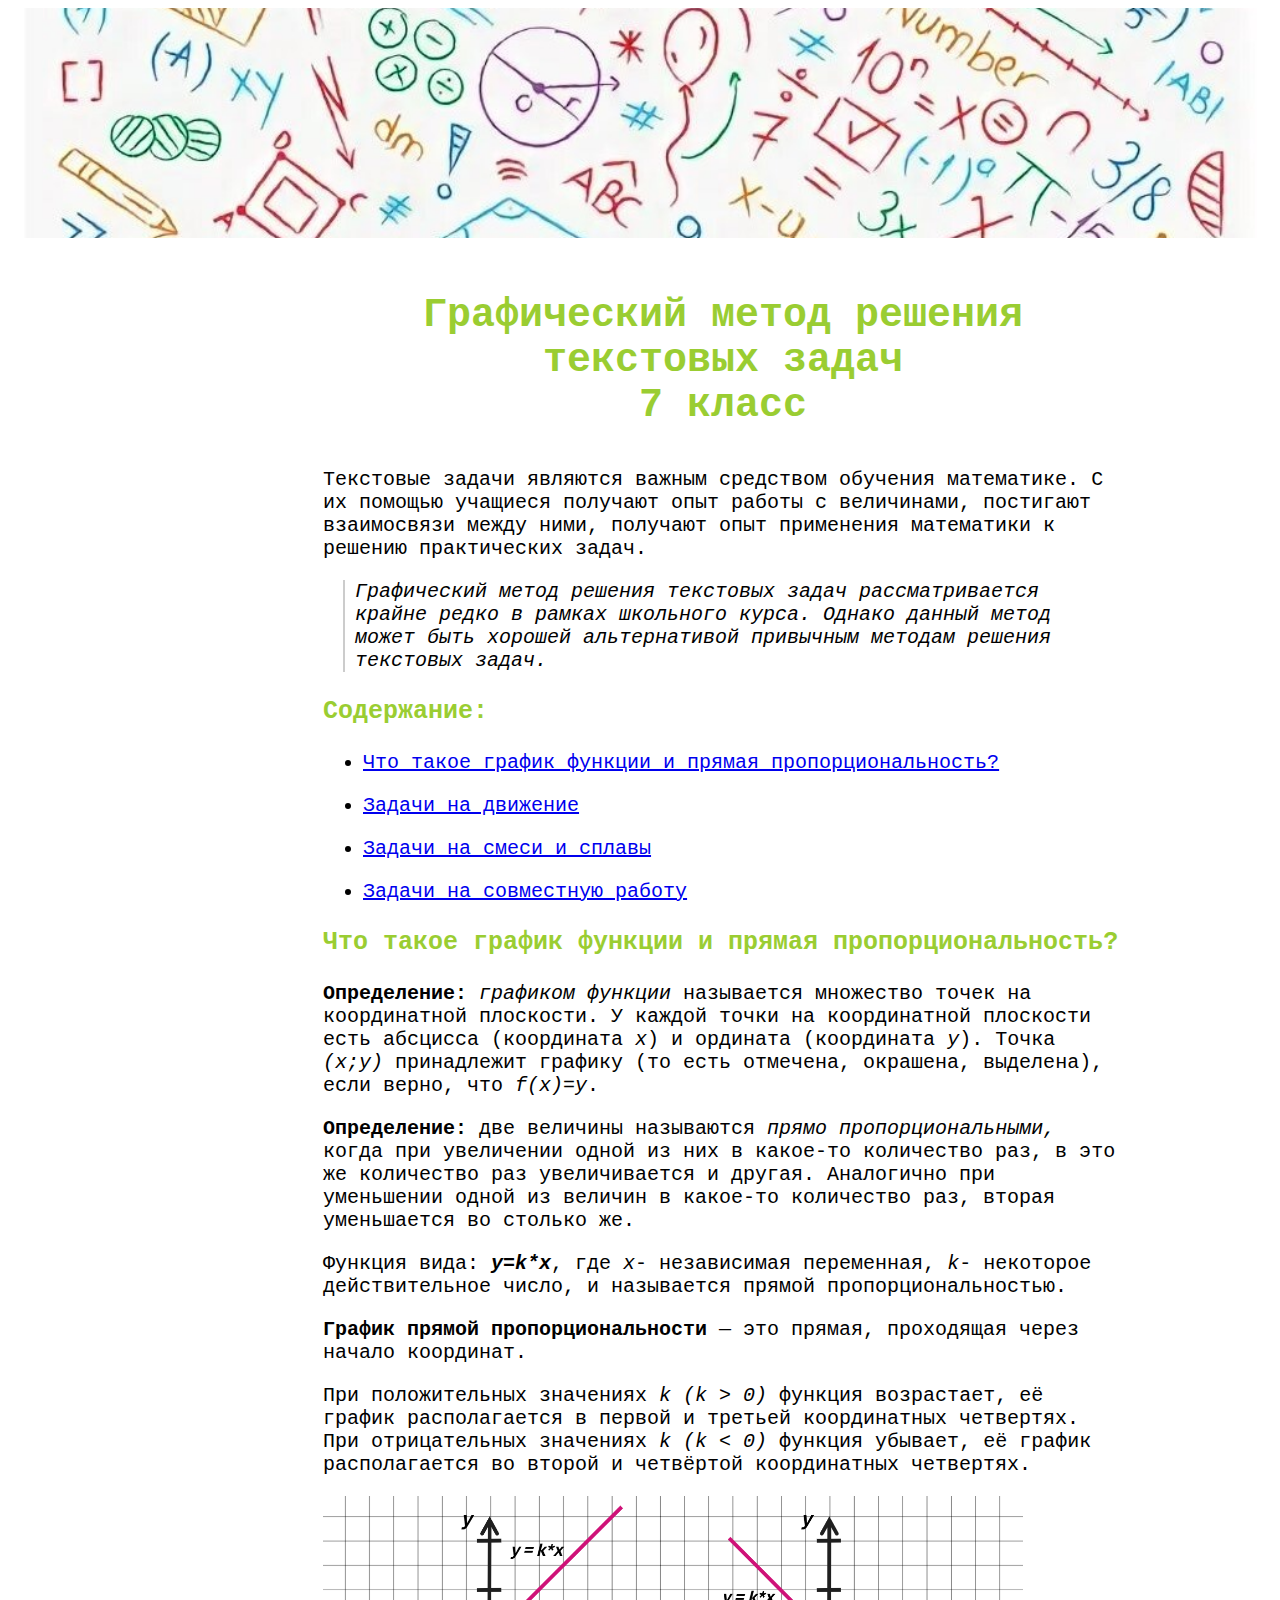
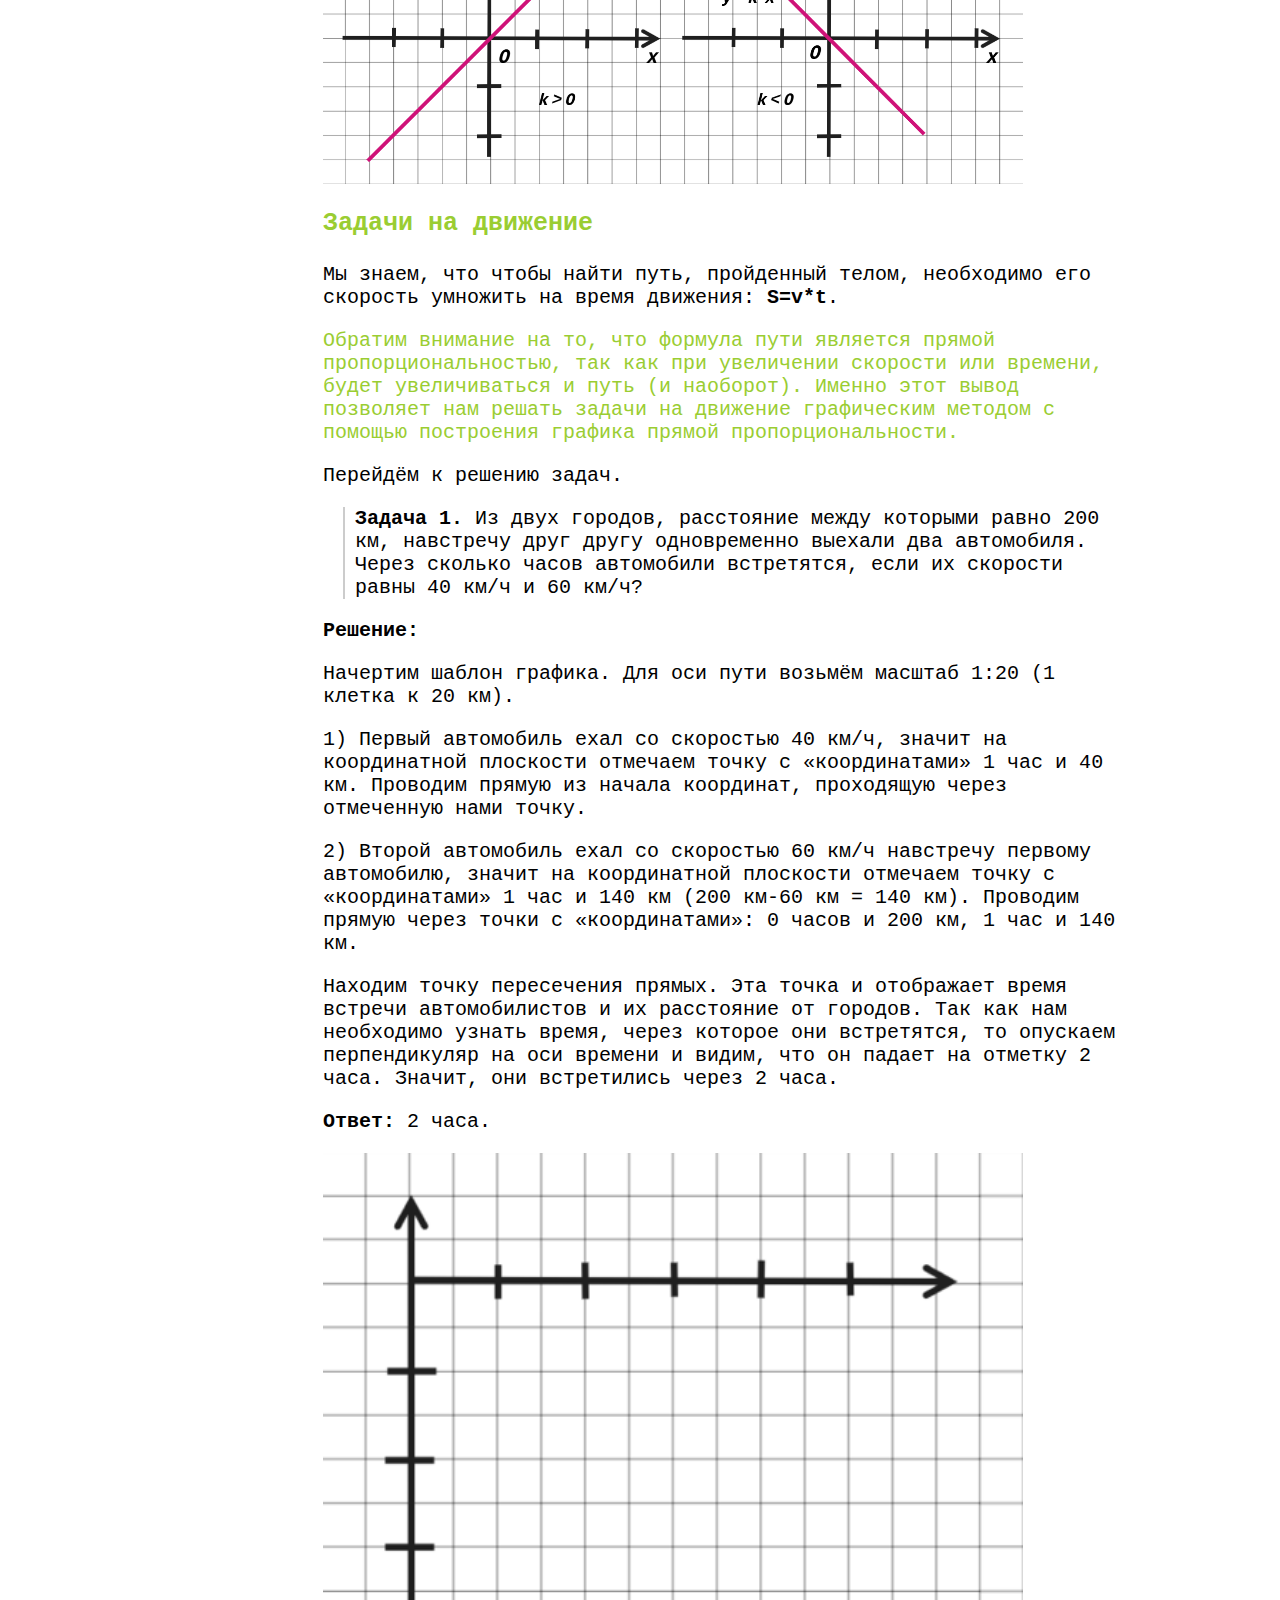
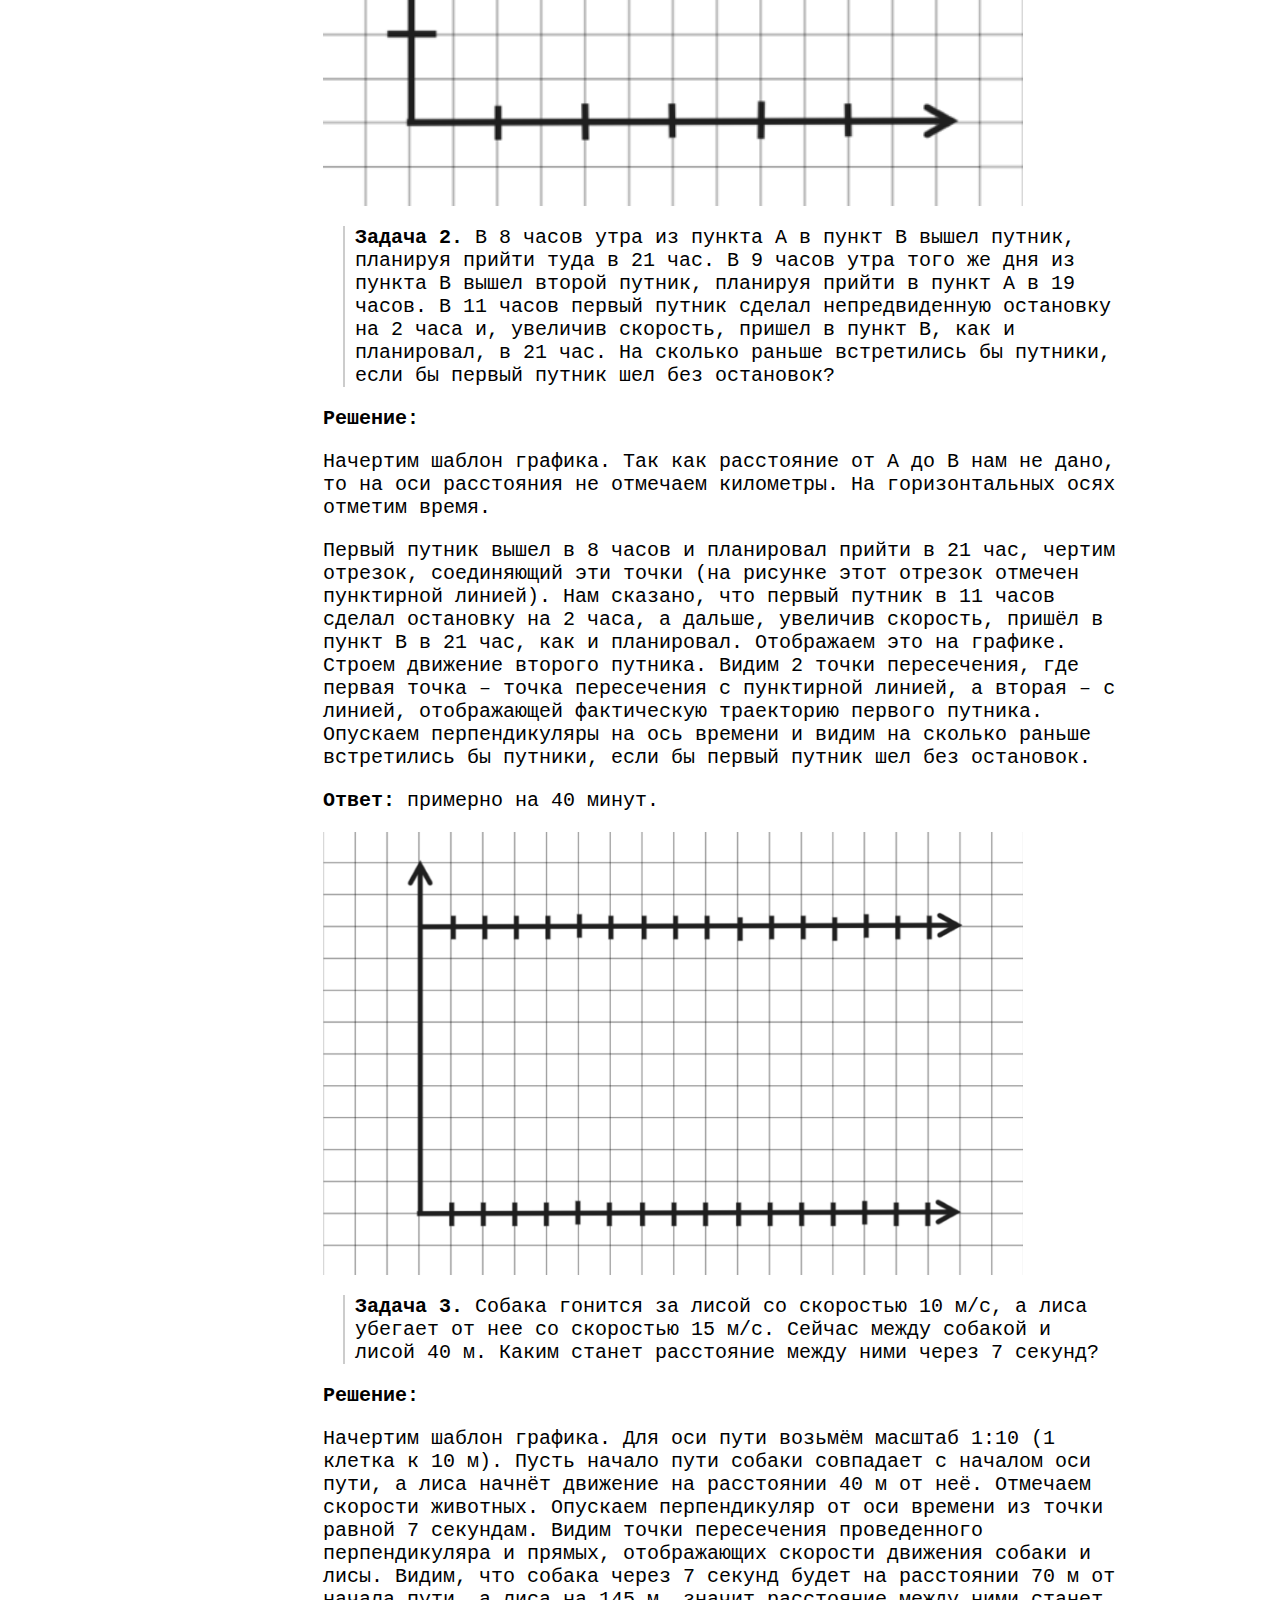
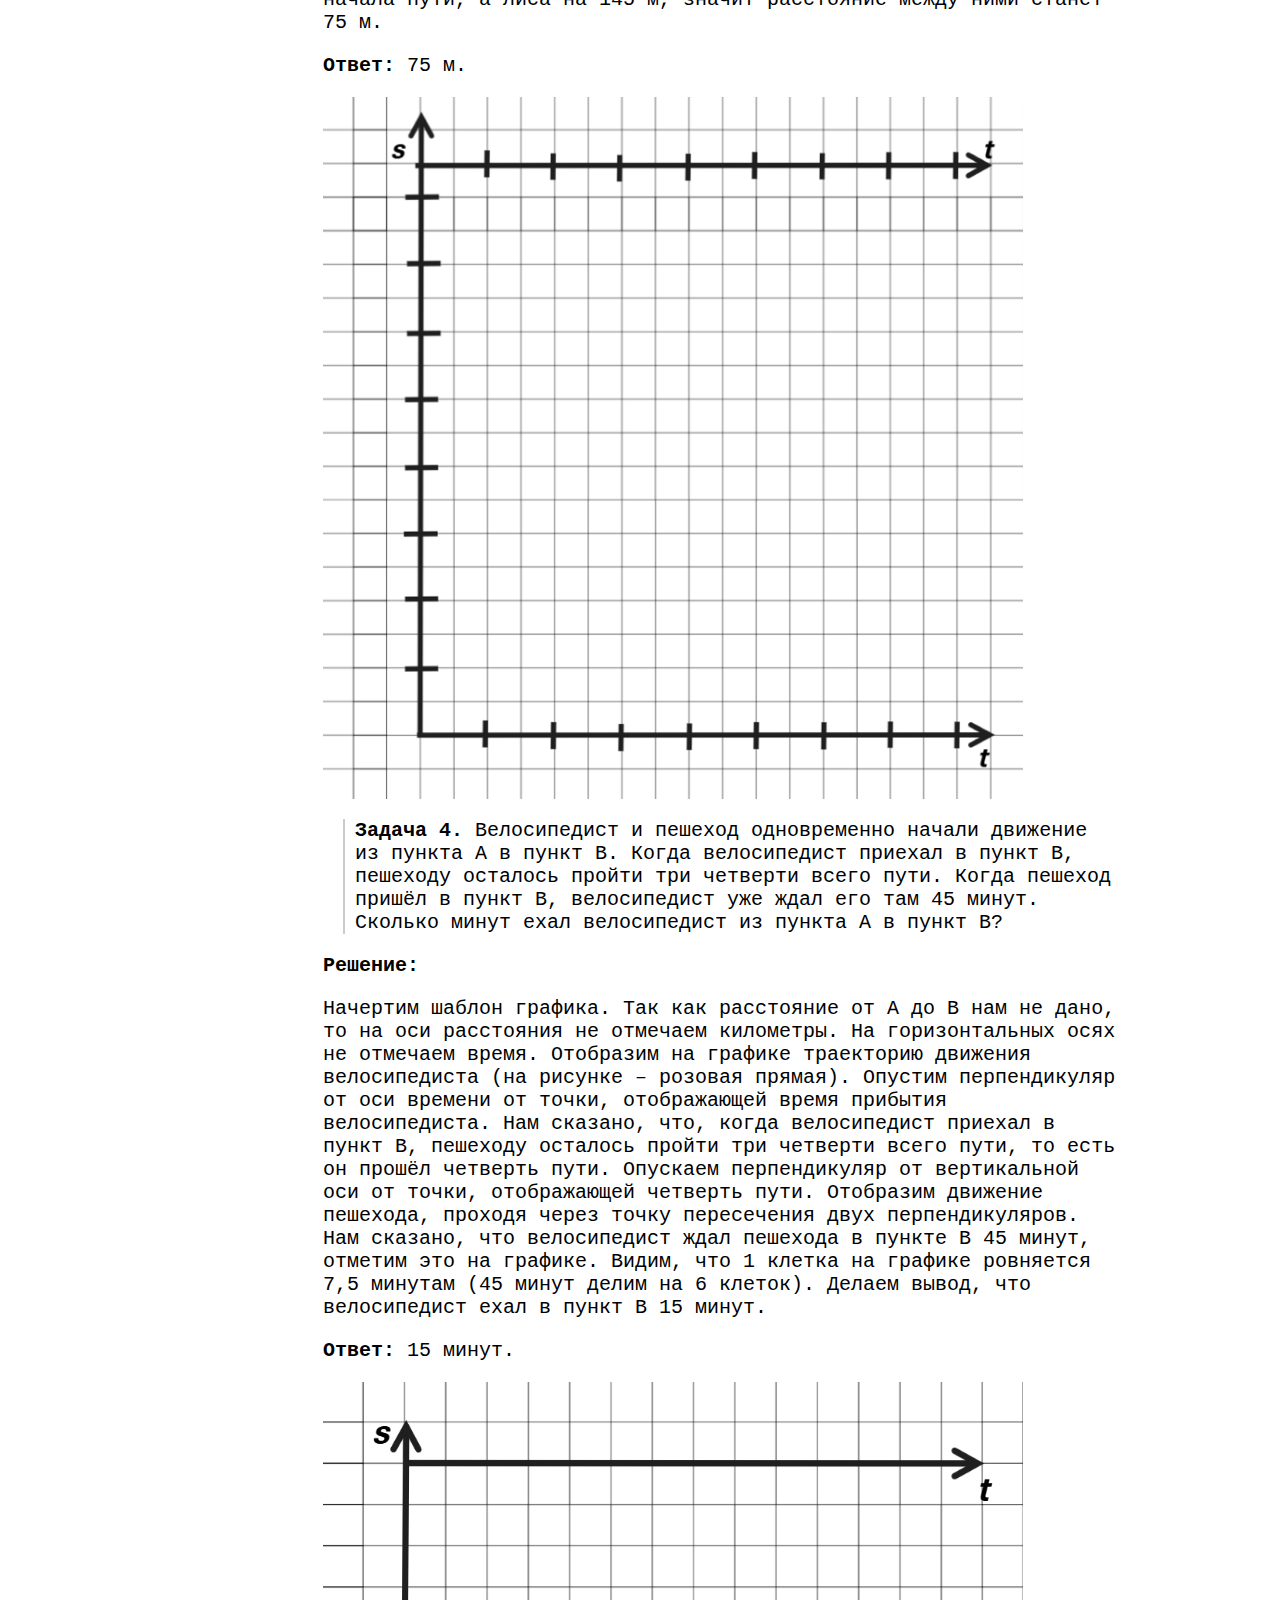
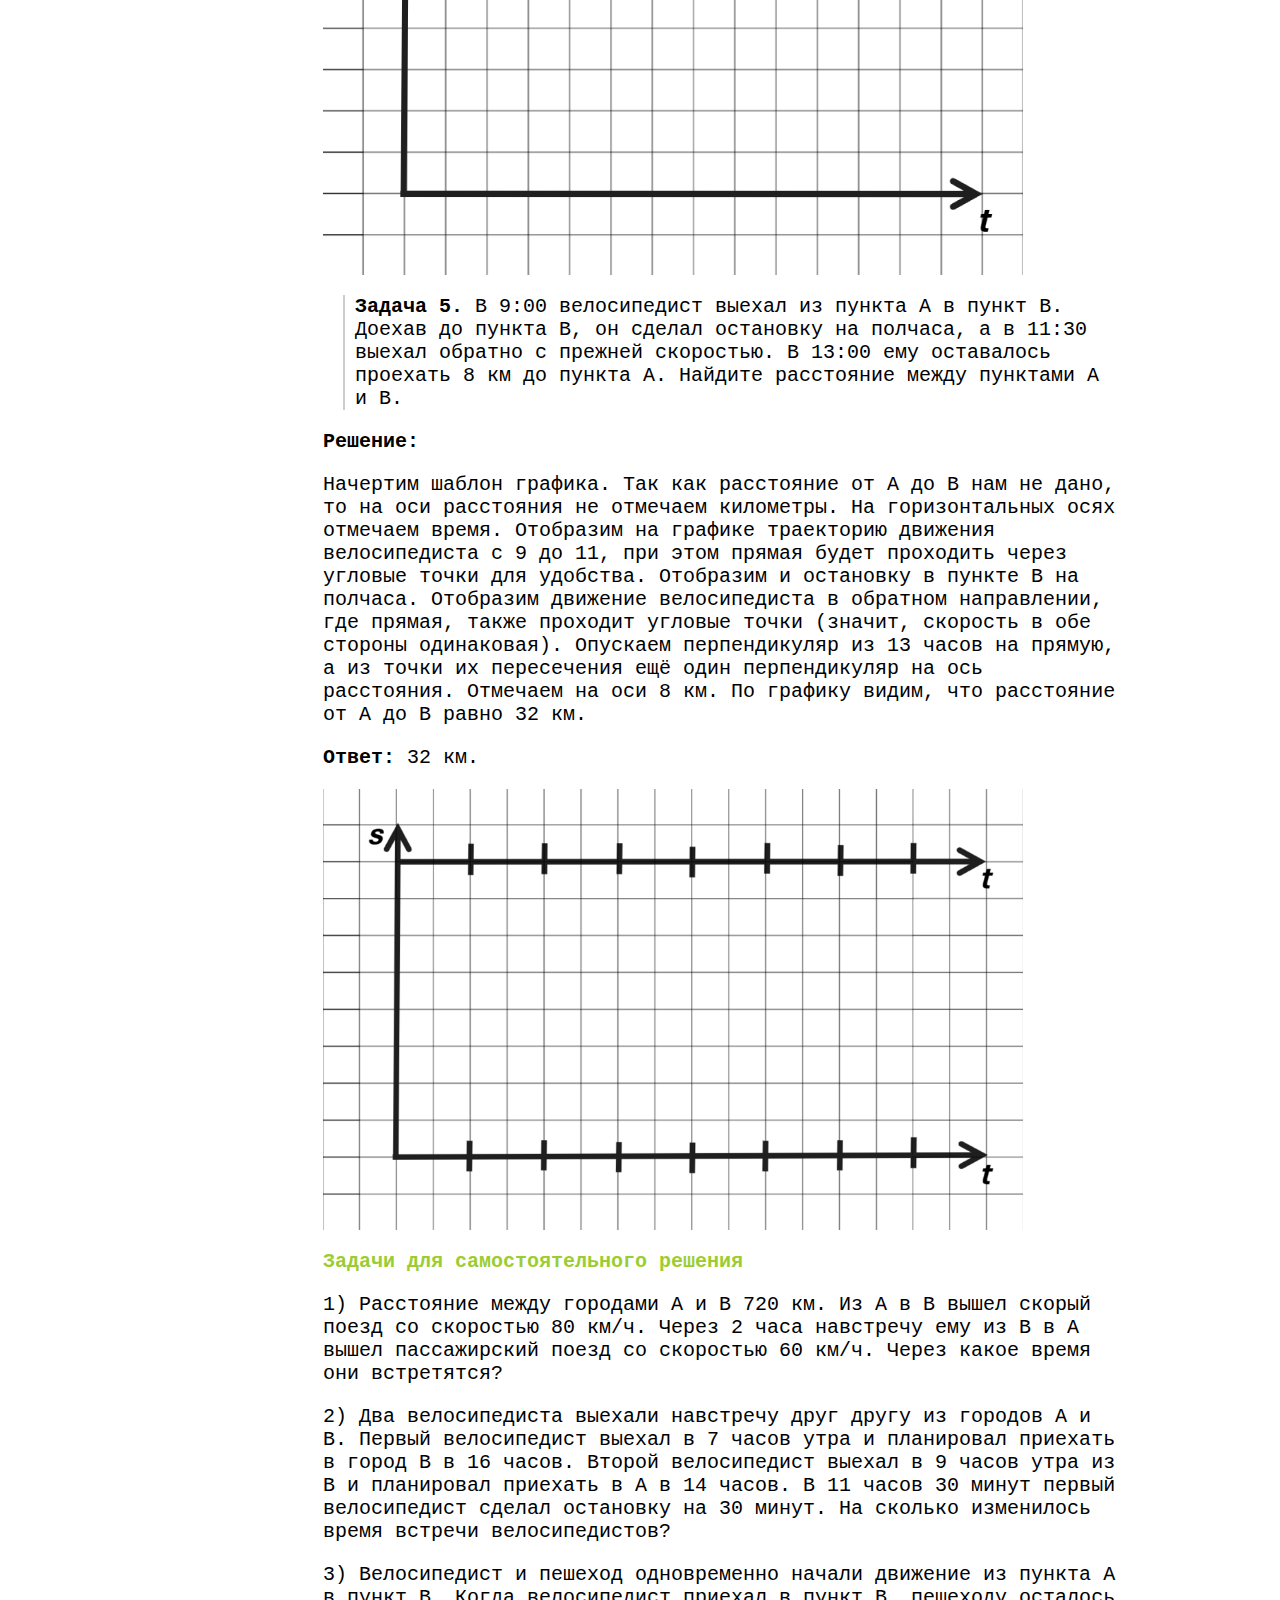
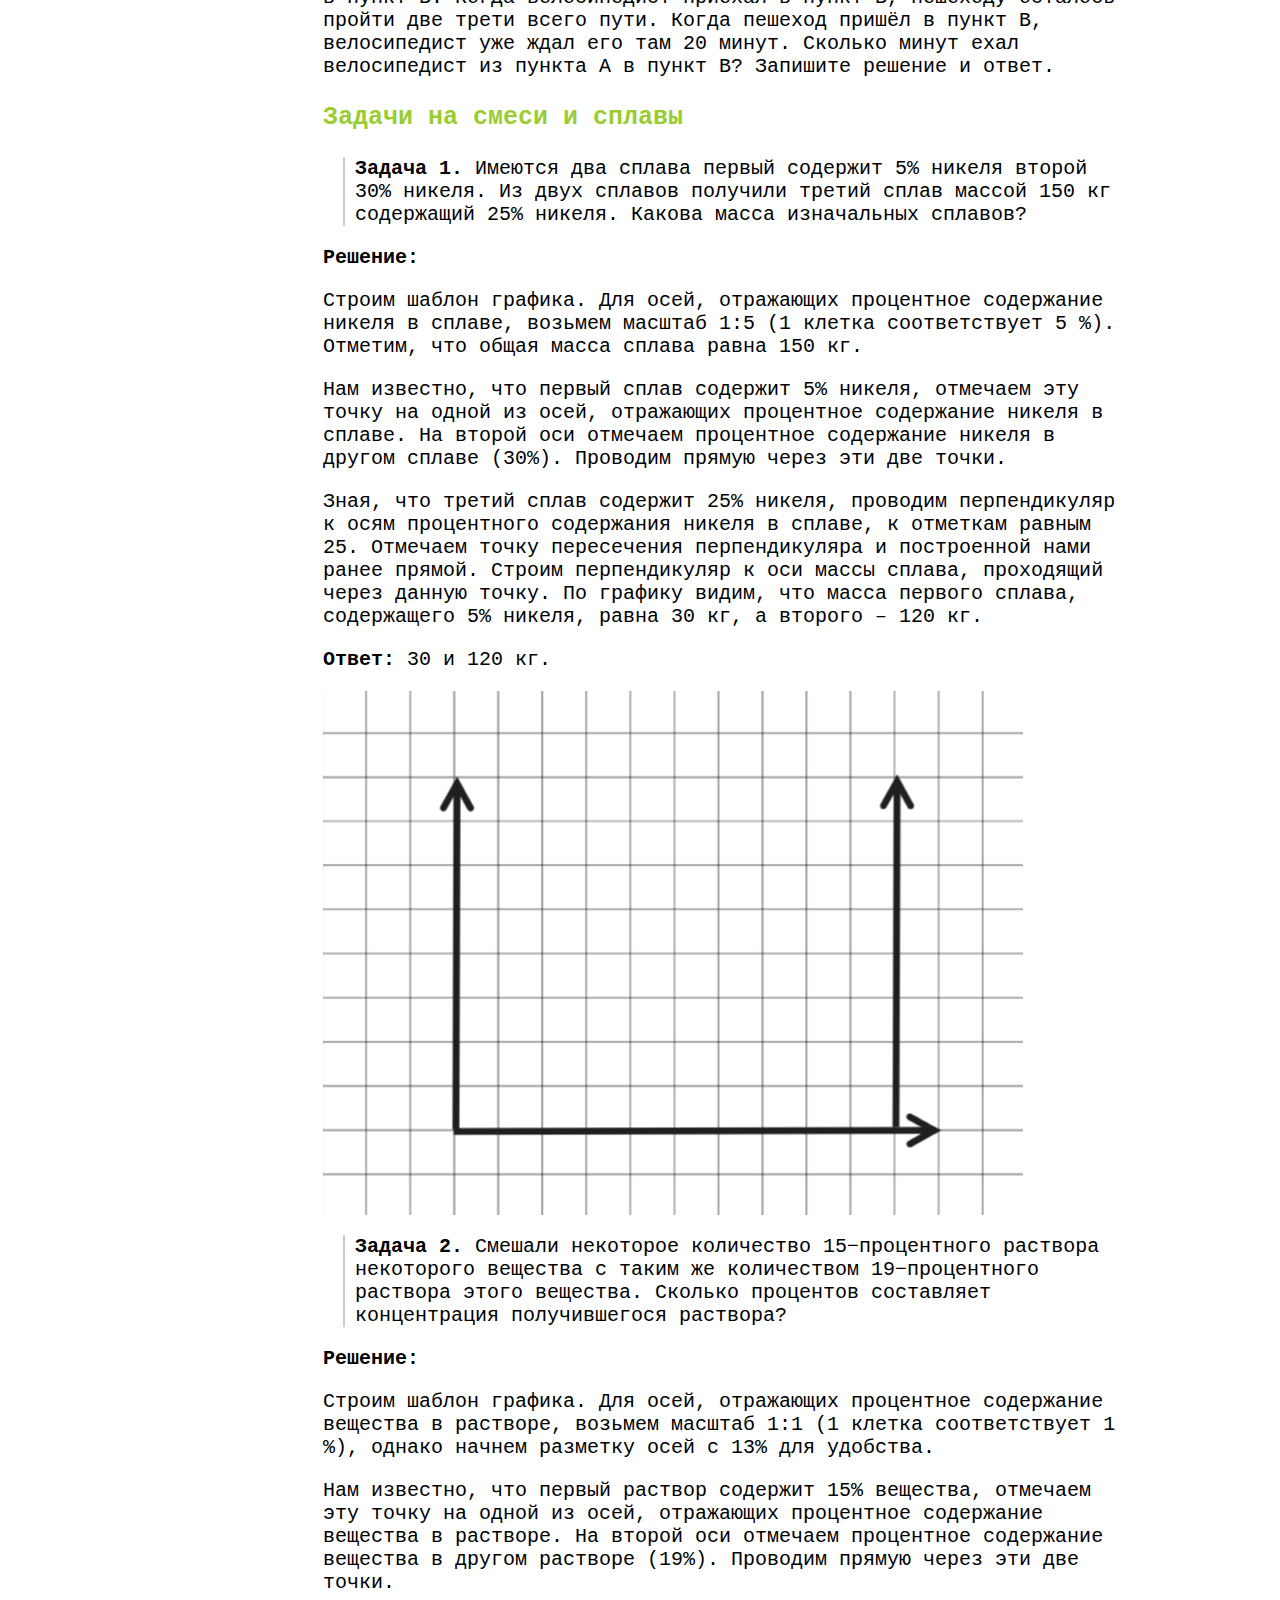
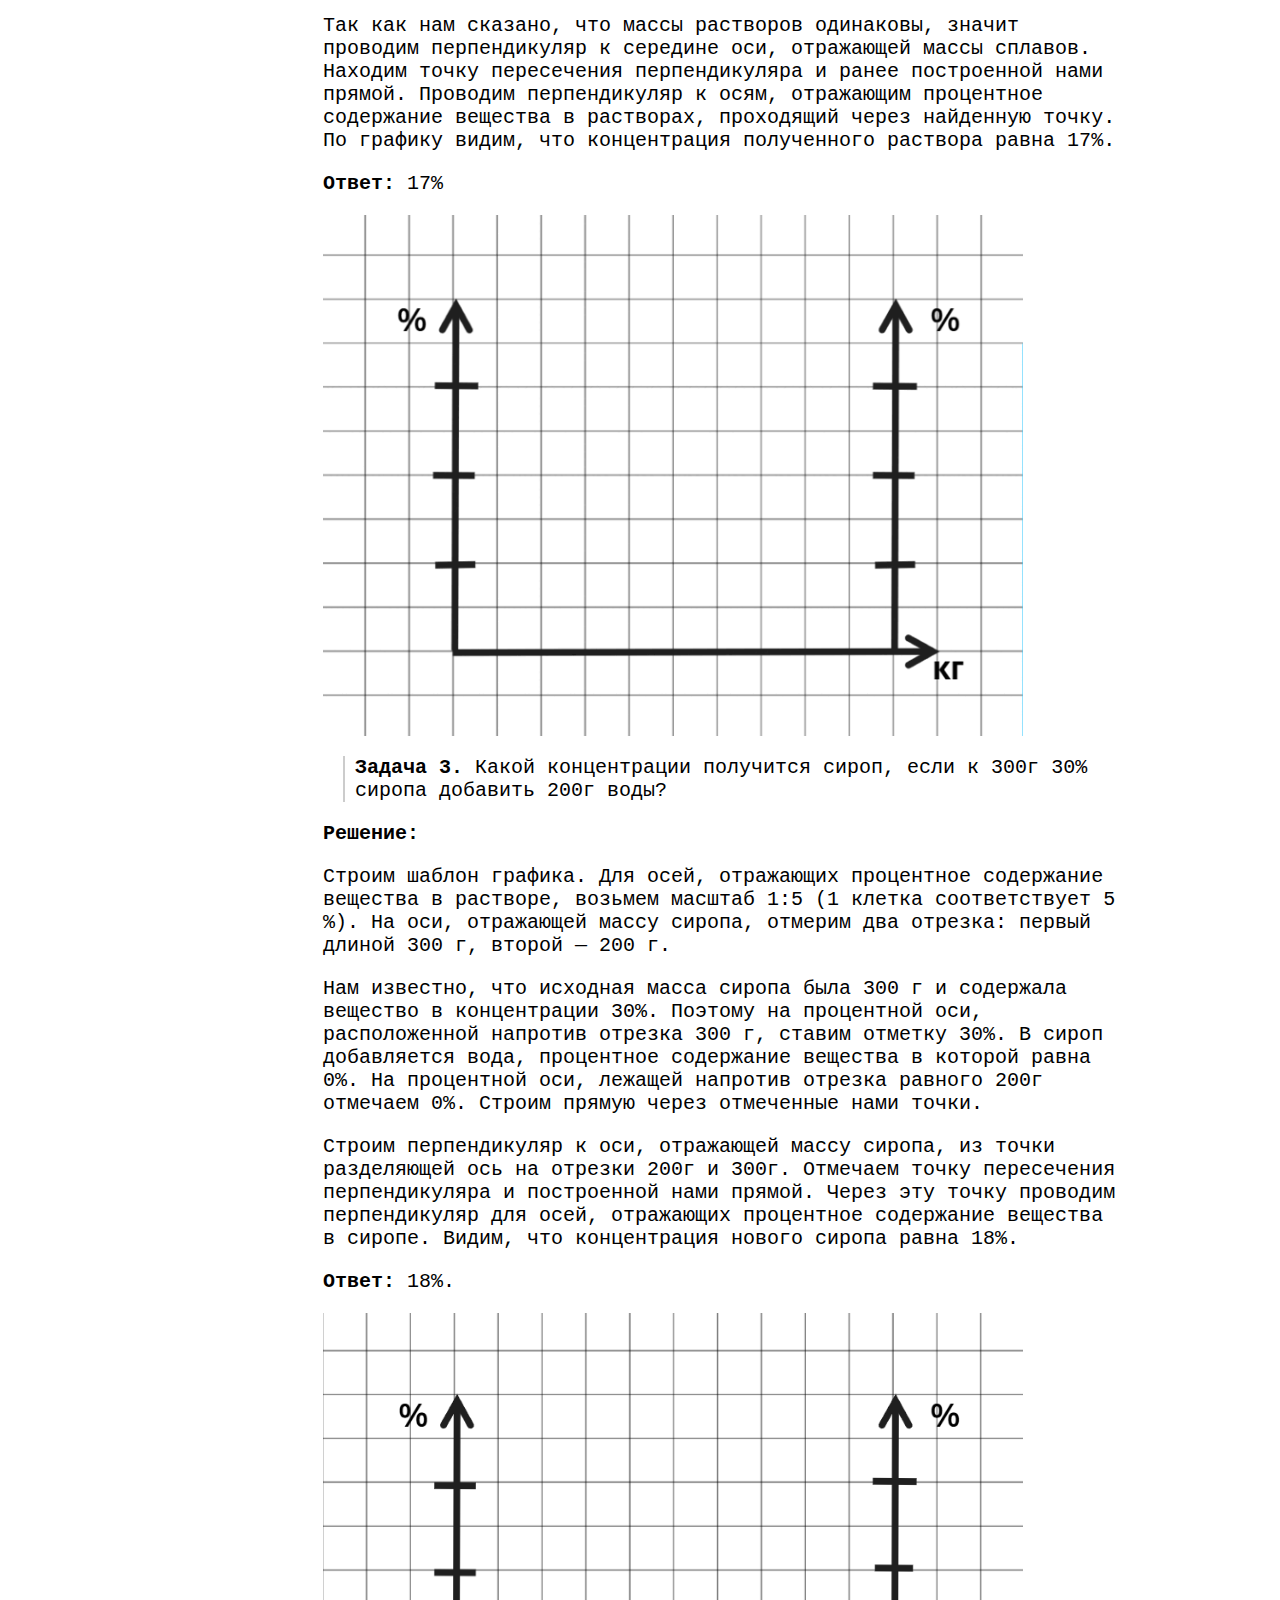
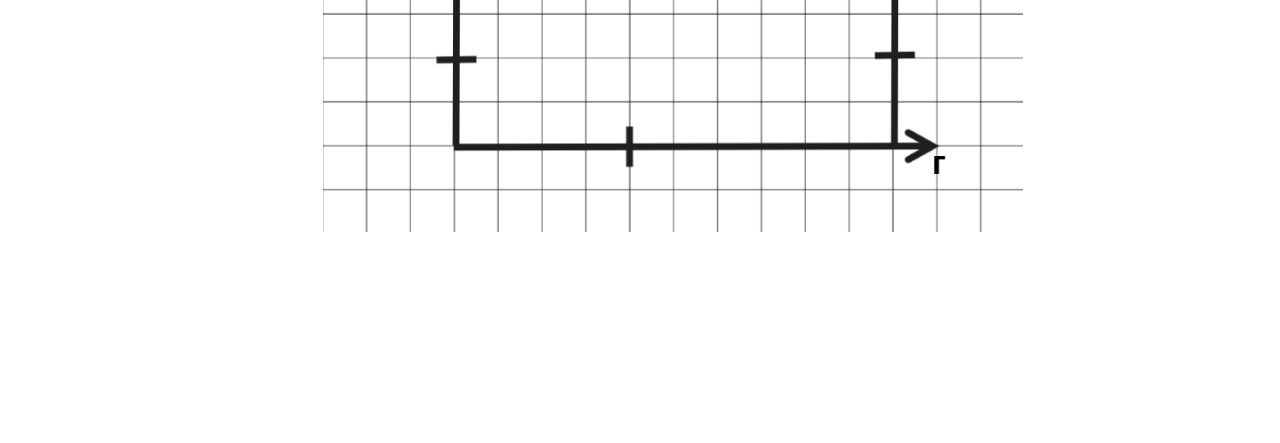
<file: index.html>
<html lang="en">

<head>
    <meta charset="UTF-8">
    <meta name="viewport" content=
            "width=device-width, initial-scale=1.0">
    <title>Графический метод решения текстовых задач</title>
    <link href="Css.css" rel="stylesheet" type="text/css"/>
</head>

<body>
<div class="headBox exmpl">
    <img src="./доп%20изоражения/фон1.jpg">
</div>
    <div class="main-box">
        <p class="titleMainBox" >Графический метод решения <br> текстовых задач <br> 7 класс </p>
        <mainText>Текстовые задачи являются важным средством обучения математике.
            С их помощью учащиеся получают опыт работы с величинами, постигают взаимосвязи между ними, получают опыт применения математики к решению практических задач.
            <p class="lineWithItalics">Графический метод решения текстовых задач рассматривается крайне редко в рамках школьного курса. Однако данный метод может быть хорошей альтернативой привычным методам решения текстовых задач.
        </p>
        </mainText>
        <p class="boldText">Содержание:</p>
        <mainText>
            <ul>
                <li><p><a href="#theory"> Что такое график функции и прямая пропорциональность? </a></p></li>
                <li><p><a href="#movement"> Задачи на движение </a></p></li>
                <li><p><a href="#mixtures"> Задачи на смеси и сплавы </a></p></li>
                <li><p><a href="#top"> Задачи на совместную работу </a></p></li>
            </ul>
        </mainText>
        <p class="boldText"><a name="theory">Что такое график функции и прямая пропорциональность?</a></p>
        <mainText>
            <p><b>Определение:</b> <i>графиком функции</i> называется множество точек на координатной плоскости. У каждой точки на координатной плоскости есть абсцисса (координата <i>x</i>) и ордината (координата <i>у</i>). Точка <i>(х;у)</i> принадлежит графику (то есть отмечена, окрашена, выделена), если верно, что <i>f(x)=y</i>.</p>
            <p><b>Определение:</b>  две величины называются <i>прямо пропорциональными,</i>  когда при увеличении одной из них в какое-то количество раз, в это же количество раз увеличивается и другая. Аналогично при уменьшении одной из величин в какое-то количество раз, вторая уменьшается во столько же. </p>
            <p>Функция вида: <i><b>y=k*x</b></i>, где <i>x</i>- независимая переменная, <i> k</i>- некоторое действительное число, и называется прямой пропорциональностью. </p>
            <p><b>График прямой пропорциональности</b>  — это прямая, проходящая через начало координат.  </p>
            <p>При положительных значениях <i>k (k > 0)</i>  функция возрастает, её график располагается в первой и третьей координатных четвертях. При отрицательных значениях <i>k (k < 0)</i>  функция убывает, её график располагается во второй и четвёртой координатных четвертях. </p>
        </mainText>
        <img src="./доп%20изоражения/прямая%20пропорциональность.png" width="700">
        <p class="boldText"><a name="movement">Задачи на движение</a></p>
        <mainText>
            <p>Мы знаем, что чтобы найти путь, пройденный телом, необходимо его скорость умножить на время движения: <b>S=v*t</b>.</p>
            <p class="colorText">Обратим внимание на то, что формула пути является прямой пропорциональностью, так как при увеличении скорости или времени, будет увеличиваться и путь (и наоборот). Именно этот вывод позволяет нам решать задачи на движение графическим методом с помощью построения графика прямой пропорциональности.</p>
            <p>Перейдём к решению задач.</p>
	<p class="line"><b>Задача 1.</b>  Из двух городов, расстояние между которыми равно 200 км, навстречу друг другу одновременно выехали два автомобиля. Через сколько часов автомобили встретятся, если их скорости равны 40 км/ч и 60 км/ч? </p>
	<p><b>Решение: </b> </p>
	<p> Начертим шаблон графика. Для оси пути возьмём масштаб 1:20 (1 клетка к 20 км).</p>
<p> 1)	Первый автомобиль ехал со скоростью 40 км/ч, значит на координатной плоскости отмечаем точку с «координатами» 1 час и 40 км. Проводим прямую из начала координат, проходящую через отмеченную нами точку.</p>
<p> 2)	Второй автомобиль ехал со скоростью 60 км/ч навстречу первому автомобилю, значит на координатной плоскости отмечаем точку с «координатами» 1 час и 140 км (200 км-60 км = 140 км). Проводим прямую через точки с «координатами»: 0 часов и 200 км, 1 час и 140 км.</p>
<p> Находим точку пересечения прямых. Эта точка и отображает время встречи автомобилистов и их расстояние от городов. Так как нам необходимо узнать время, через которое они встретятся, то опускаем перпендикуляр на оси времени и видим, что он падает на отметку 2 часа. Значит, они встретились через 2 часа.</p>
<p> <b>Ответ:</b> 2 часа. </p>
</mainText>
        <div class="gif-box exmpl">
            <img src="./гиф/1.gif"  height="400"/>
        </div>

<mainText>
    <p class="line"> <b>Задача 2.</b> В 8 часов утра из пункта А в пункт В вышел путник, планируя прийти туда в 21 час. В 9 часов утра того же дня из пункта В вышел второй путник, планируя прийти в пункт А в 19 часов. В 11 часов первый путник сделал непредвиденную остановку на 2 часа и, увеличив скорость, пришел в пункт В, как и планировал, в 21 час. На сколько раньше встретились бы путники, если бы первый путник шел без остановок?</p>
    <p><b>Решение:</b></p>
     <p>Начертим шаблон графика. Так как расстояние от А до В нам не дано, то на оси расстояния не отмечаем километры. На горизонтальных осях отметим время. </p>
    <p>Первый путник вышел в 8 часов и планировал прийти в 21 час, чертим отрезок, соединяющий эти точки (на рисунке этот отрезок отмечен пунктирной линией). Нам сказано, что первый путник в 11 часов сделал остановку на 2 часа, а дальше, увеличив скорость, пришёл в пункт В в 21 час, как и планировал. Отображаем это на графике. Строем движение второго путника. Видим 2 точки пересечения, где первая точка – точка пересечения с пунктирной линией, а вторая – с линией, отображающей фактическую траекторию первого путника. Опускаем перпендикуляры на ось времени и видим на сколько раньше встретились бы путники, если бы первый путник шел без остановок.</p>
    <p> <b>Ответ:</b> примерно на 40 минут.</p>
    <div class="gif-box exmpl">
        <img src="./гиф/2.gif"  />
    </div>
</mainText>
        <mainText>
            <p class="line"> <b>Задача 3.</b> Собака гонится за лисой со скоростью 10 м/c, а лиса убегает от нее со скоростью 15 м/c. Сейчас между собакой и лисой 40 м. Каким станет расстояние между ними через 7 секунд?</p>
            <p><b>Решение:</b></p>
            <p>Начертим шаблон графика. Для оси пути возьмём масштаб 1:10 (1 клетка к 10 м). Пусть начало пути собаки совпадает с началом оси пути, а лиса начнёт движение на расстоянии 40 м от неё. Отмечаем скорости животных. Опускаем перпендикуляр от оси времени из точки равной 7 секундам. Видим точки пересечения проведенного перпендикуляра и прямых, отображающих скорости движения собаки и лисы. Видим, что собака через 7 секунд будет на расстоянии 70 м от начала пути, а лиса на 145 м, значит расстояние между ними станет 75 м. </p>
            <p> <b>Ответ:</b> 75 м. </p>
            <div class="gif-box exmpl">
                <img src="./гиф/3.gif"  />
            </div>
        </mainText>
        <mainText>
            <p class="line"> <b>Задача 4.</b> Велосипедист и пешеход одновременно начали движение из пункта А в пункт B. Когда велосипедист приехал в пункт B, пешеходу осталось пройти три четверти всего пути. Когда пешеход пришёл в пункт B, велосипедист уже ждал его там 45 минут. Сколько минут ехал велосипедист из пункта А в пункт B?</p>
            <p><b>Решение:</b></p>
            <p> Начертим шаблон графика. Так как расстояние от А до В нам не дано, то на оси расстояния не отмечаем километры. На горизонтальных осях не отмечаем время. Отобразим на графике траекторию движения велосипедиста (на рисунке – розовая прямая). Опустим перпендикуляр от оси времени от точки, отображающей время прибытия велосипедиста. Нам сказано, что, когда велосипедист приехал в пункт B, пешеходу осталось пройти три четверти всего пути, то есть он прошёл четверть пути. Опускаем перпендикуляр от вертикальной оси от точки, отображающей четверть пути. Отобразим движение пешехода, проходя через точку пересечения двух перпендикуляров. Нам сказано, что велосипедист ждал пешехода в пункте В 45 минут, отметим это на графике. Видим, что 1 клетка на графике ровняется 7,5 минутам (45 минут делим на 6 клеток). Делаем вывод, что велосипедист ехал в пункт В 15 минут.  </p>
            <p> <b>Ответ:</b> 15 минут. </p>
            <div class="gif-box exmpl">
                <img src="./гиф/4.gif"  />
            </div>
        </mainText>
        <mainText>
            <p class="line"> <b>Задача 5.</b> В 9:00 велосипедист выехал из пункта А в пункт B. Доехав до пункта B, он сделал остановку на полчаса, а в 11:30 выехал обратно с прежней скоростью. В 13:00 ему оставалось проехать 8 км до пункта А. Найдите расстояние между пунктами А и B.</p>
            <p><b>Решение:</b></p>
            <p> Начертим шаблон графика. Так как расстояние от А до В нам не дано, то на оси расстояния не отмечаем километры. На горизонтальных осях отмечаем время. Отобразим на графике траекторию движения велосипедиста с 9 до 11, при этом прямая будет проходить через угловые точки для удобства. Отобразим и остановку в пункте В на полчаса. Отобразим движение велосипедиста в обратном направлении, где прямая, также проходит угловые точки (значит, скорость в обе стороны одинаковая). Опускаем перпендикуляр из 13 часов на прямую, а из точки их пересечения ещё один перпендикуляр на ось расстояния. Отмечаем на оси 8 км. По графику видим, что расстояние от А до В равно 32 км.  </p>
            <p> <b>Ответ:</b> 32 км. </p>
            <div class="gif-box exmpl">
                <img src="./гиф/5.gif"/>
            </div>
        </mainText>
        <mainText>
            <p class="colorText"><b>Задачи для самостоятельного решения</b>
                <p> 1) Расстояние между городами А и В 720 км. Из А в В вышел скорый поезд со скоростью 80 км/ч. Через 2 часа навстречу ему из В в А вышел пассажирский поезд со скоростью 60 км/ч. Через какое время они встретятся?</p>
            <p> 2) Два велосипедиста выехали навстречу друг другу из городов А и В. Первый велосипедист выехал в 7 часов утра и планировал приехать в город В в 16 часов. Второй велосипедист выехал в 9 часов утра из В и планировал приехать в А в 14 часов. В 11 часов 30 минут первый велосипедист сделал остановку на 30 минут. На сколько изменилось время встречи велосипедистов?</p>
            <p> 3) Велосипедист и пешеход одновременно начали движение из пункта А в пункт B. Когда велосипедист приехал в пункт B, пешеходу осталось пройти две трети всего пути. Когда пешеход пришёл в пункт B, велосипедист уже ждал его там 20 минут. Сколько минут ехал велосипедист из пункта А в пункт B? Запишите решение и ответ.</p>
            </p>
            
        </mainText>

        <p class="boldText"><a name="mixtures">Задачи на смеси и сплавы</a></p>
<mainText>
            <p class="line"> <b>Задача 1.</b> Имеются два сплава первый содержит 5% никеля второй 30% никеля. Из двух сплавов получили третий сплав массой 150 кг содержащий 25% никеля. Какова масса изначальных сплавов?</p>
            <p> <b>Решение:</b></p>
    <p>Строим шаблон графика. Для осей, отражающих процентное содержание никеля в сплаве, возьмем масштаб 1:5 (1 клетка соответствует 5 %). Отметим, что общая масса сплава равна 150 кг. </p>
    <p>Нам известно, что первый сплав содержит 5% никеля, отмечаем эту точку на одной из осей, отражающих процентное содержание никеля в сплаве. На второй оси отмечаем процентное содержание никеля в другом сплаве (30%). Проводим прямую через эти две точки. </p>
    <p>Зная, что третий сплав содержит 25% никеля, проводим перпендикуляр к осям процентного содержания никеля в сплаве, к отметкам равным 25. Отмечаем точку пересечения перпендикуляра и построенной нами ранее прямой. Строим перпендикуляр к оси массы сплава, проходящий через данную точку. По графику видим, что масса первого сплава, содержащего 5% никеля, равна 30 кг, а второго – 120 кг.</p>
    <p> <b>Ответ: </b> 30 и 120 кг. </p>
            <div class="gif-box exmpl">
                <img src="./гиф/с1.gif"  />
            </div>
    
            <p class="line"> <b>Задача 2.</b> Смешали некоторое количество 15−процентного раствора некоторого вещества с таким же количеством 19−процентного раствора этого вещества. Сколько процентов составляет концентрация получившегося раствора?</p>
            <p> <b>Решение:</b> </p>
    <p>Строим шаблон графика. Для осей, отражающих процентное содержание вещества в растворе, возьмем масштаб 1:1 (1 клетка соответствует 1 %), однако начнем разметку осей с 13% для удобства. </p>
    <p>Нам известно, что первый раствор содержит 15% вещества, отмечаем эту точку на одной из осей, отражающих процентное содержание вещества в растворе. На второй оси отмечаем процентное содержание вещества в другом растворе (19%). Проводим прямую через эти две точки. </p>
    <p>Так как нам сказано, что массы растворов одинаковы, значит проводим перпендикуляр к середине оси, отражающей массы сплавов. Находим точку пересечения перпендикуляра и ранее построенной нами прямой. Проводим перпендикуляр к осям, отражающим процентное содержание вещества в растворах, проходящий через найденную точку. По графику видим, что концентрация полученного раствора равна 17%.</p>
    <p> <b>Ответ: </b> 17% </p>
            <div class="gif-box exmpl">
                <img src="./гиф/с2.gif"  />
            </div>
    
            <p class="line"> <b>Задача 3.</b> Какой концентрации получится сироп, если к 300г 30% сиропа добавить 200г воды?</p>
            <p><b>Решение:</b></p>
            <p>Строим шаблон графика. Для осей, отражающих процентное содержание вещества в растворе, возьмем масштаб 1:5 (1 клетка соответствует 5 %). На оси, отражающей массу сиропа, отмерим два отрезка: первый длиной 300 г, второй — 200 г.  </p>
            <p>Нам известно, что исходная масса сиропа была 300 г и содержала вещество в концентрации 30%. Поэтому на процентной оси, расположенной напротив отрезка 300 г, ставим отметку 30%.  В сироп добавляется вода, процентное содержание вещества в которой равна 0%. На процентной оси, лежащей напротив отрезка равного 200г отмечаем 0%. Строим прямую через отмеченные нами точки.</p>
            <p>Строим перпендикуляр к оси, отражающей массу сиропа, из точки разделяющей ось на отрезки 200г и 300г. Отмечаем точку пересечения перпендикуляра и построенной нами прямой. Через эту точку проводим перпендикуляр для осей, отражающих процентное содержание вещества в сиропе. Видим, что концентрация нового сиропа равна 18%.</p>
            <p> <b>Ответ:</b> 18%. </p>
            <div class="gif-box exmpl">
                <img src="./гиф/с3.gif"  />
            </div>
        </mainText>
        
</div>

</body>

</html>
</file>
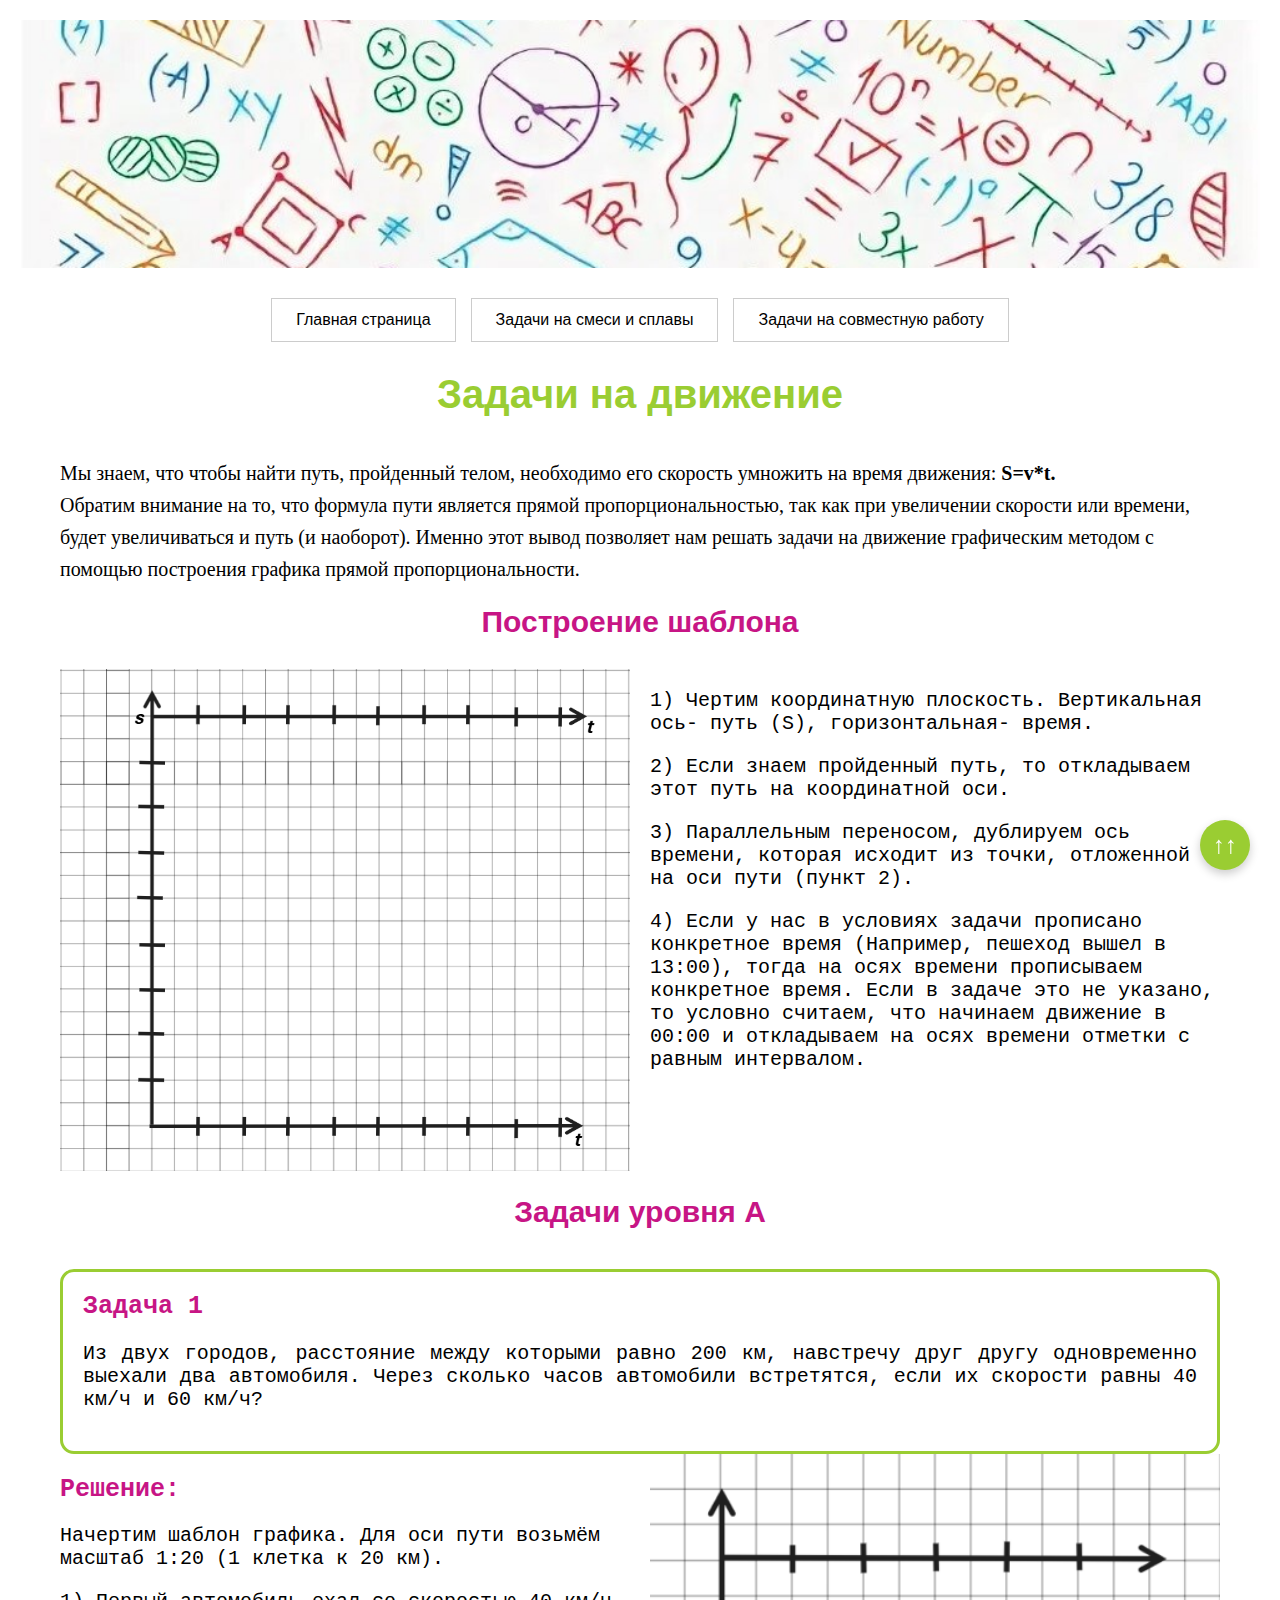
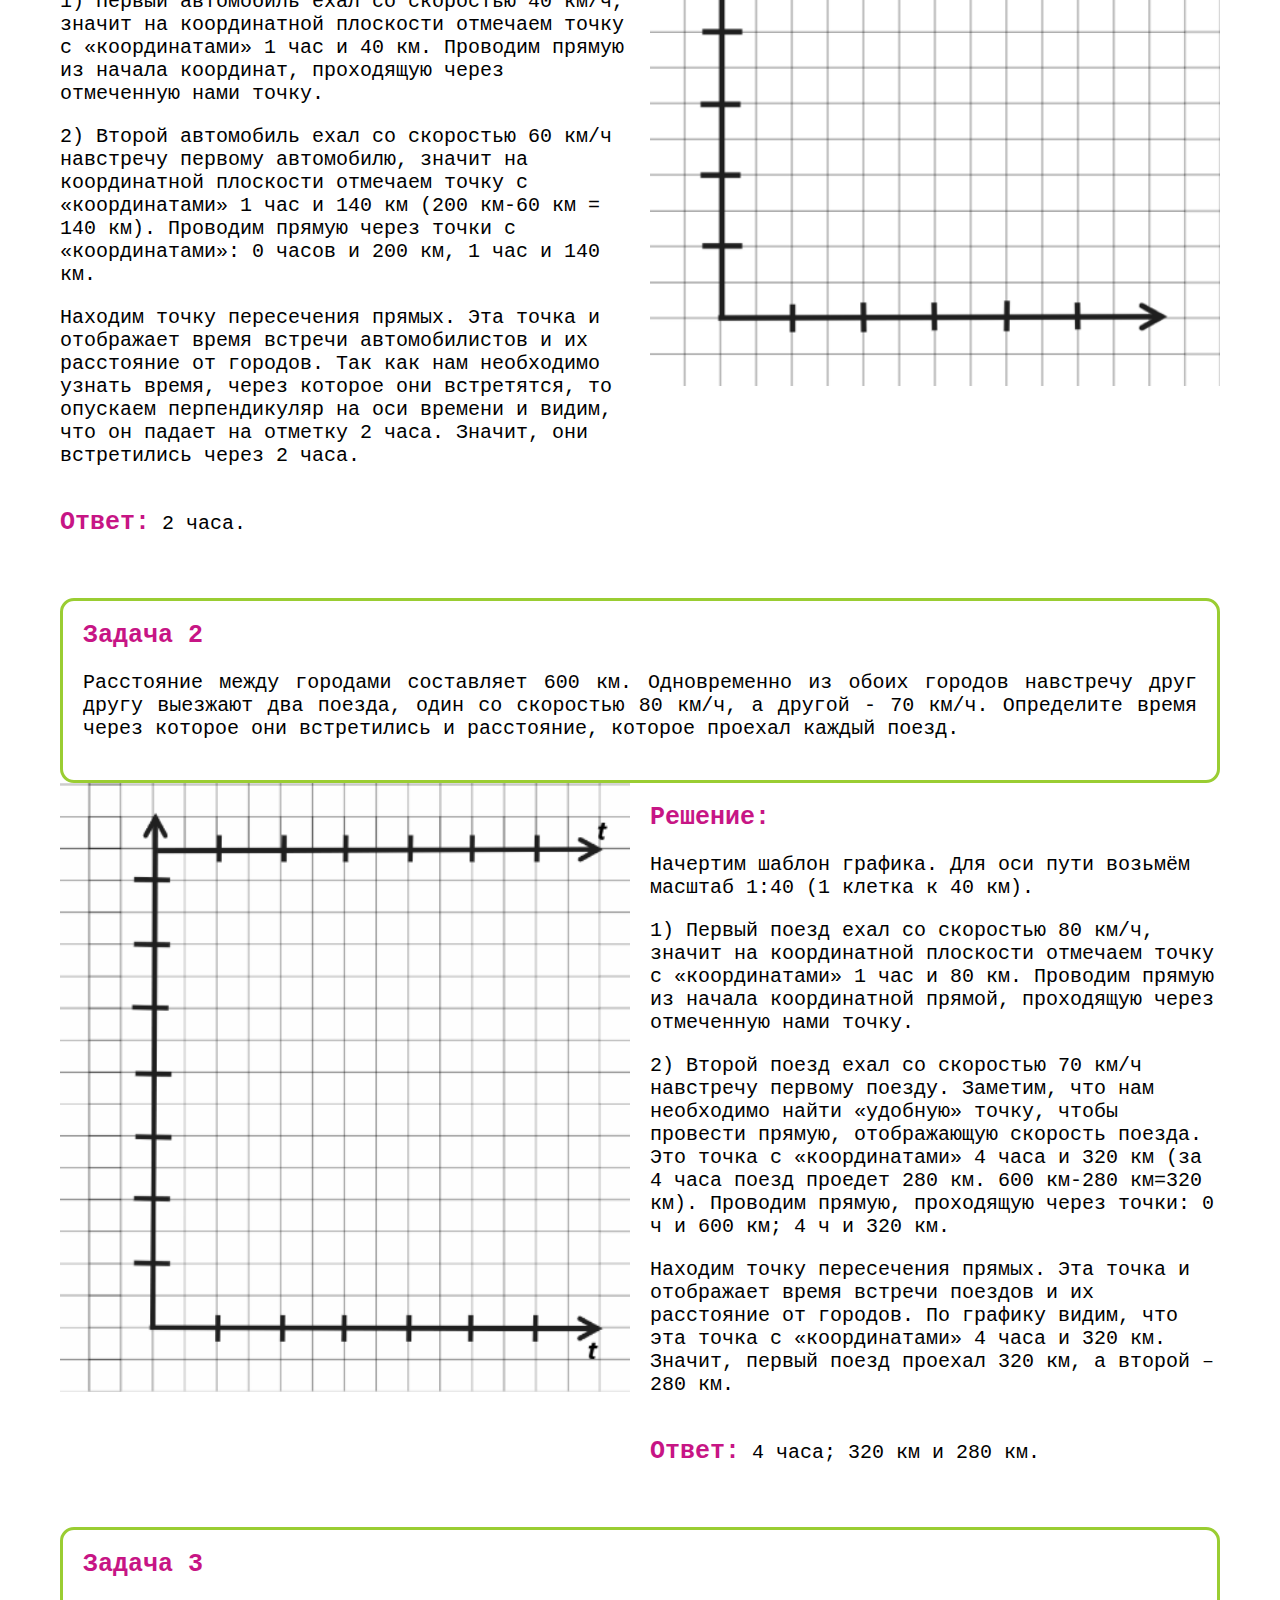
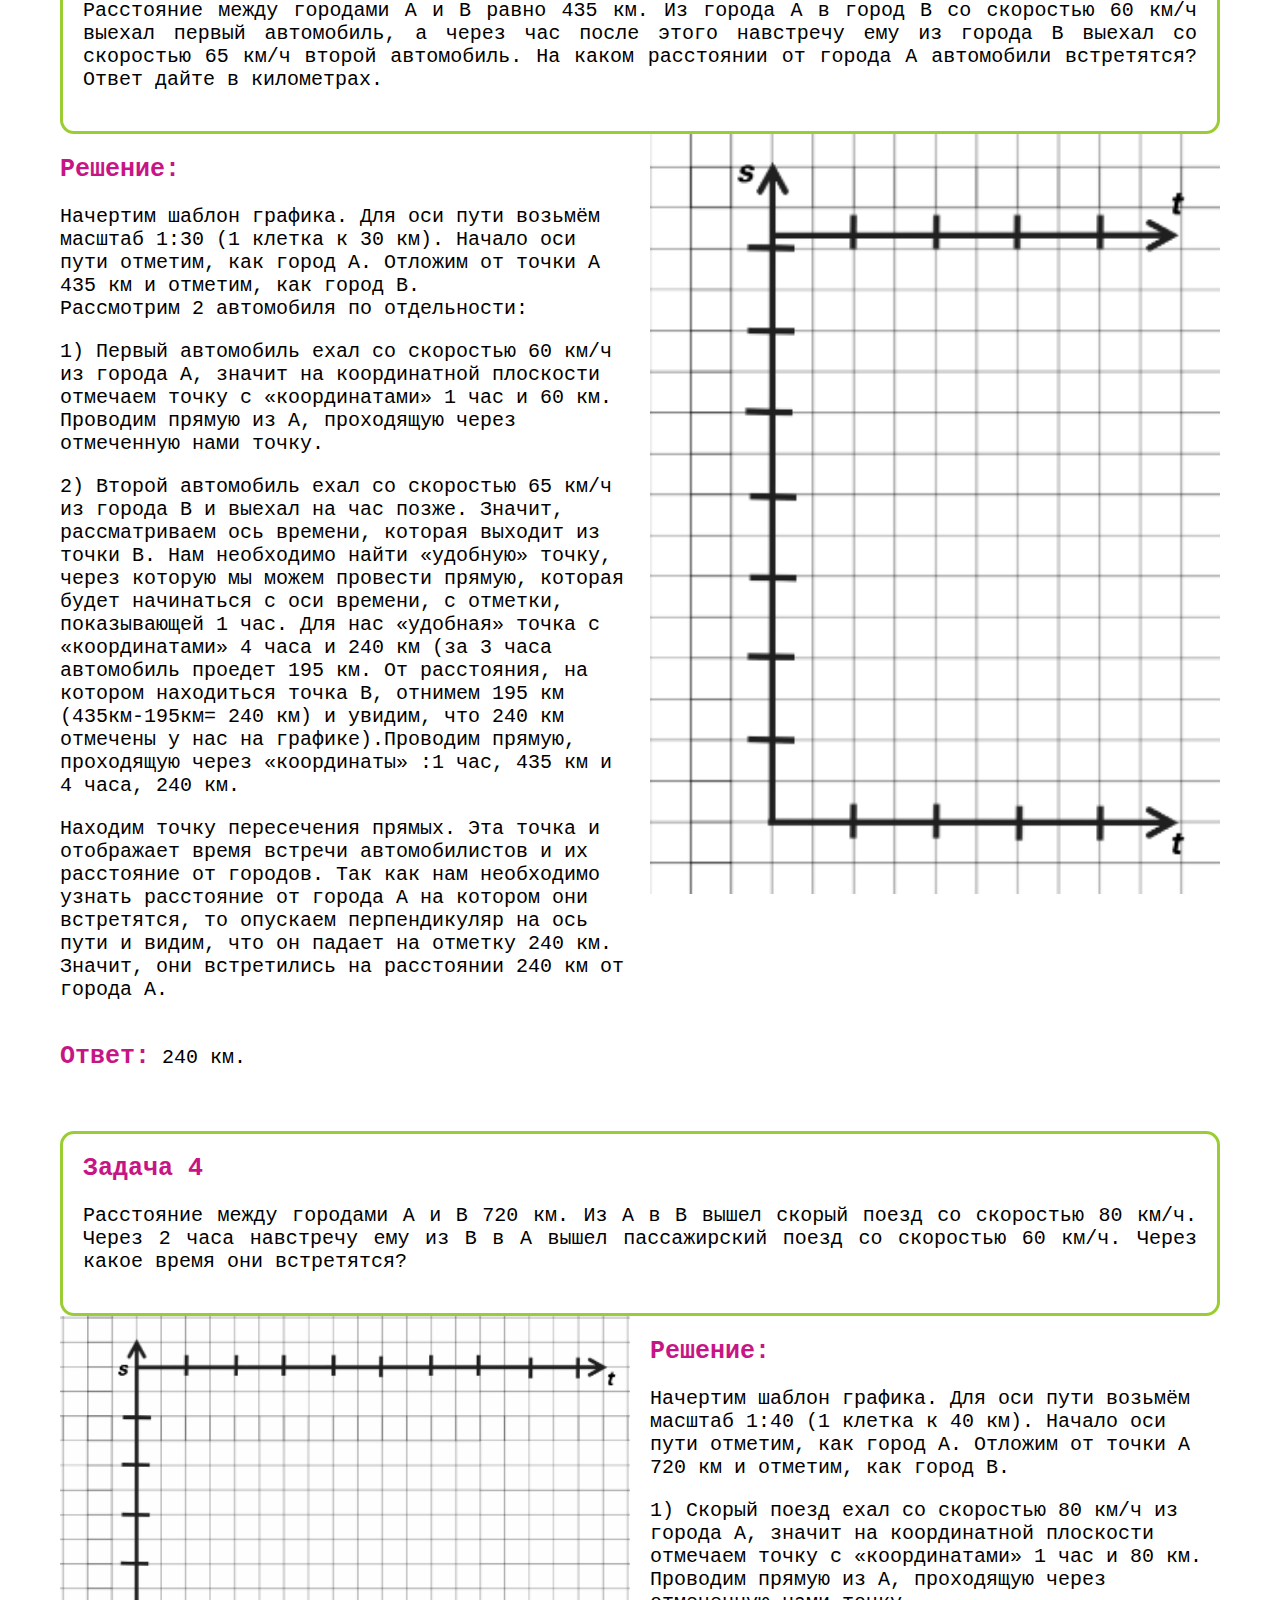
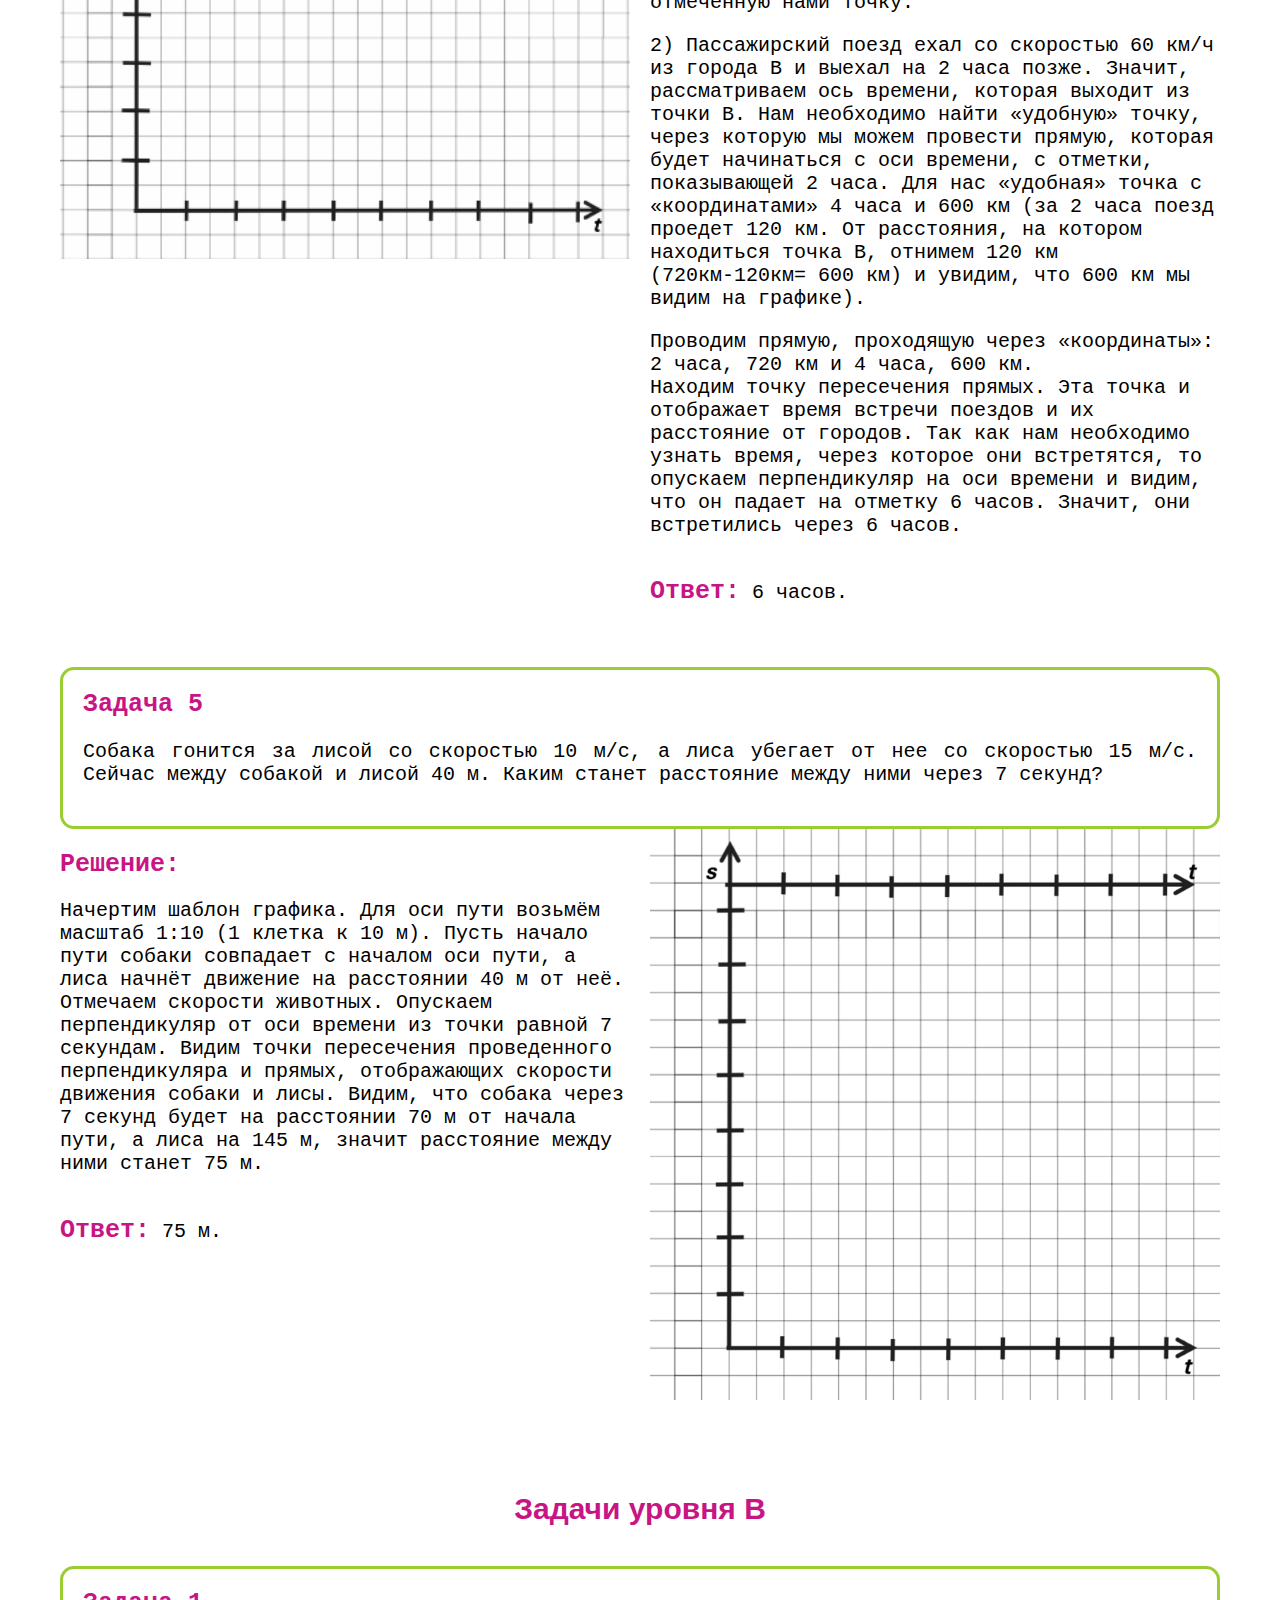
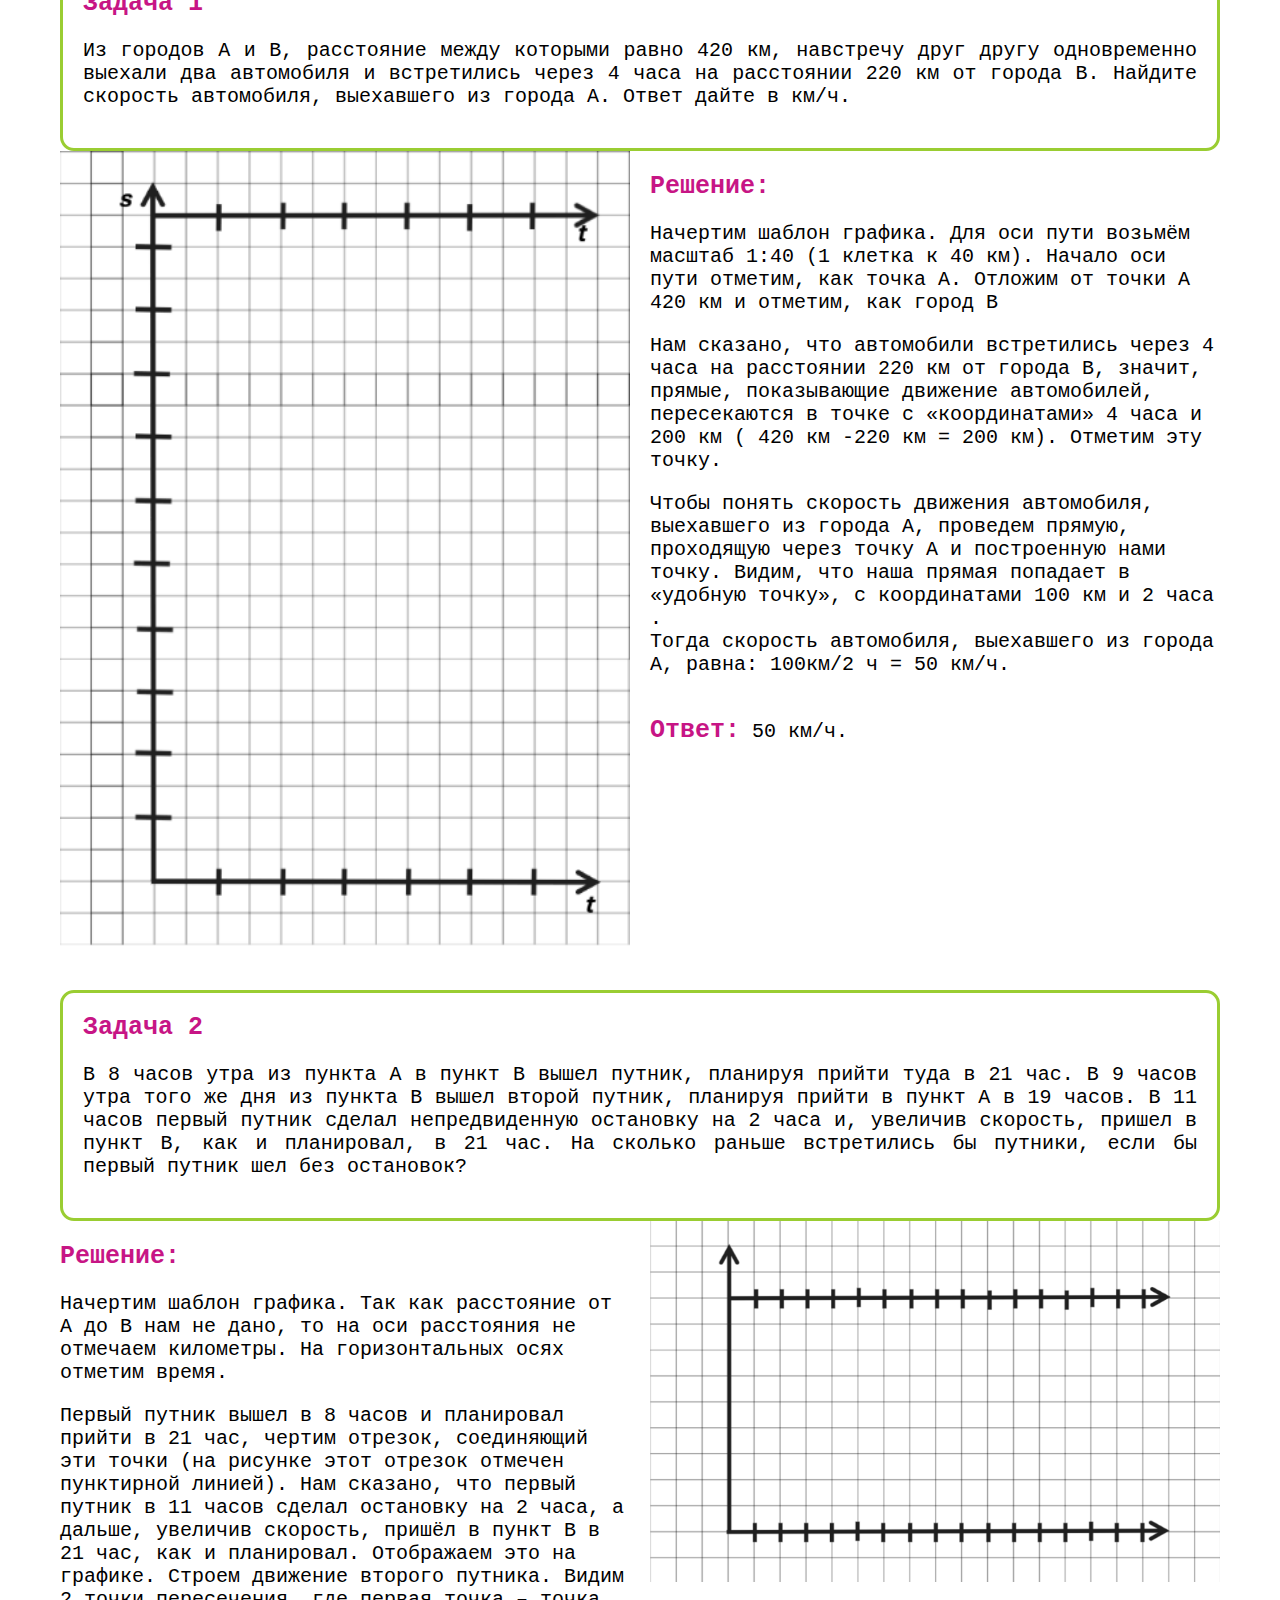
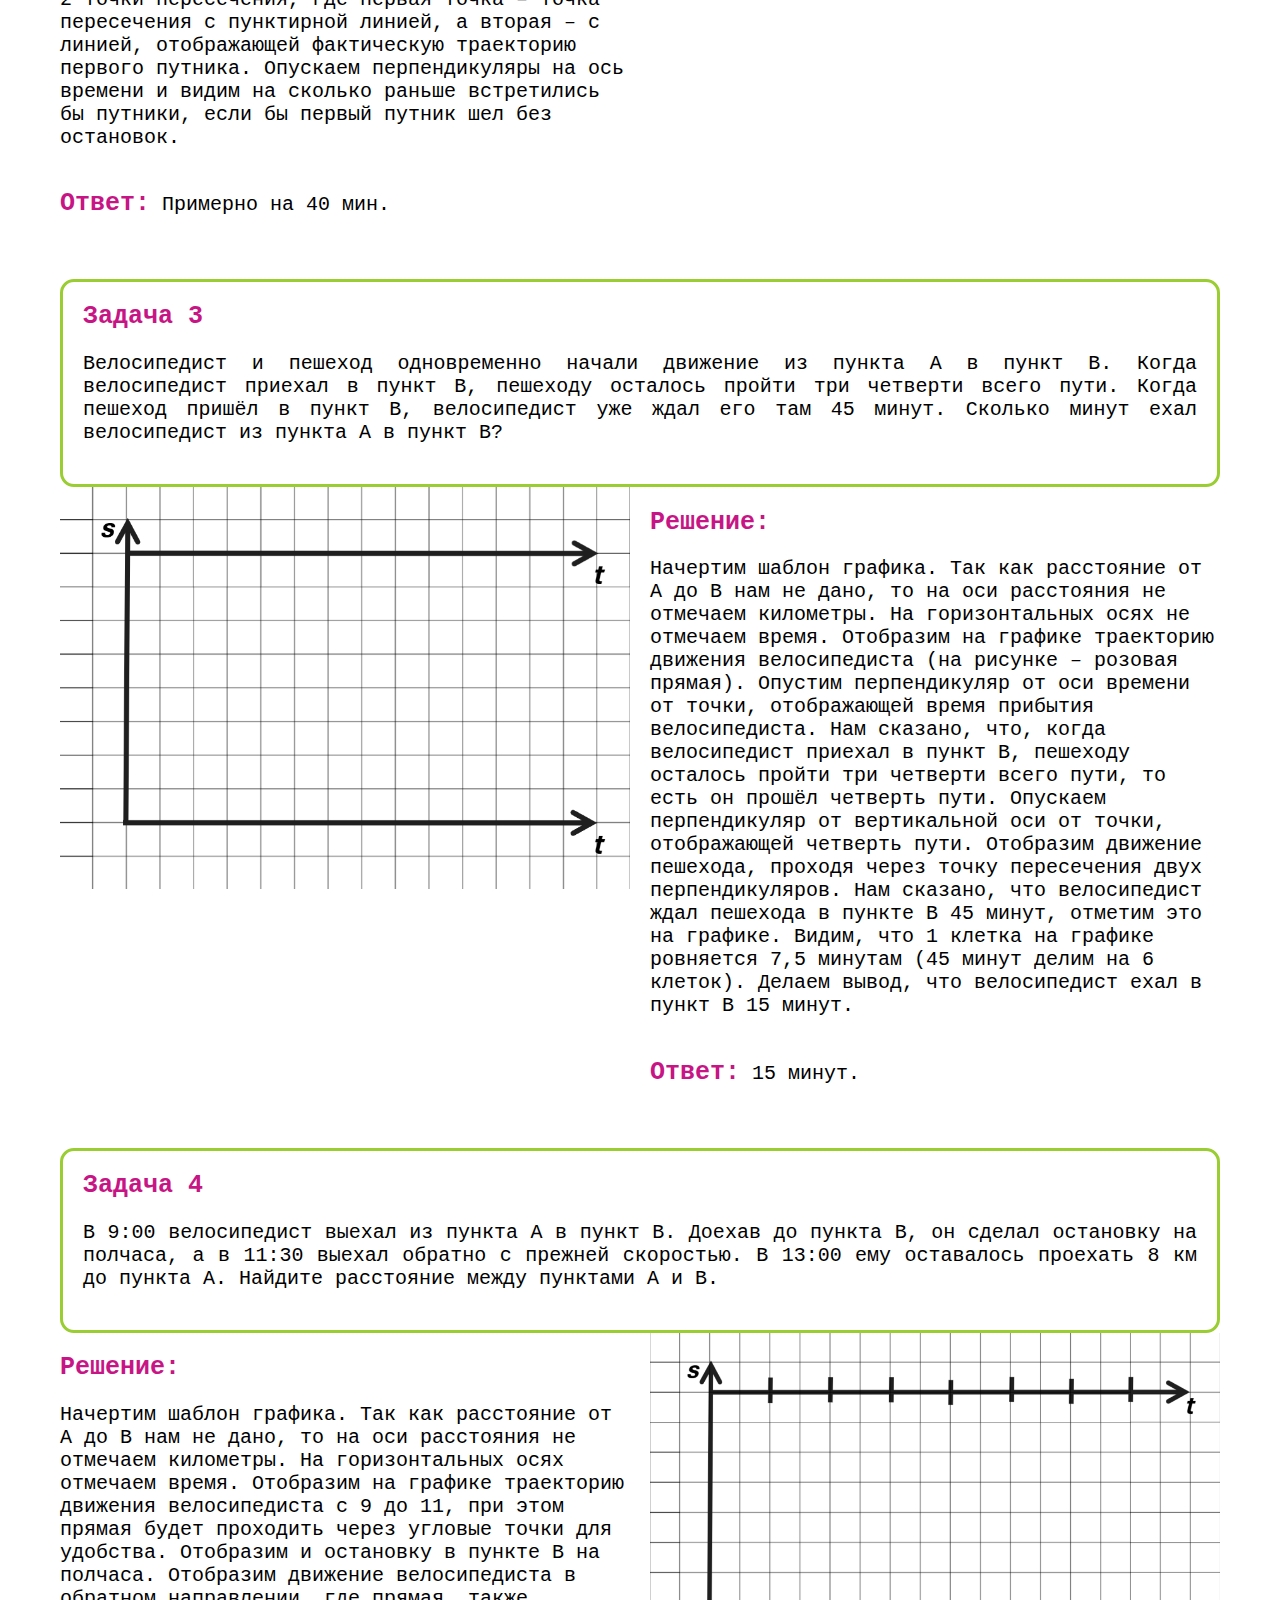
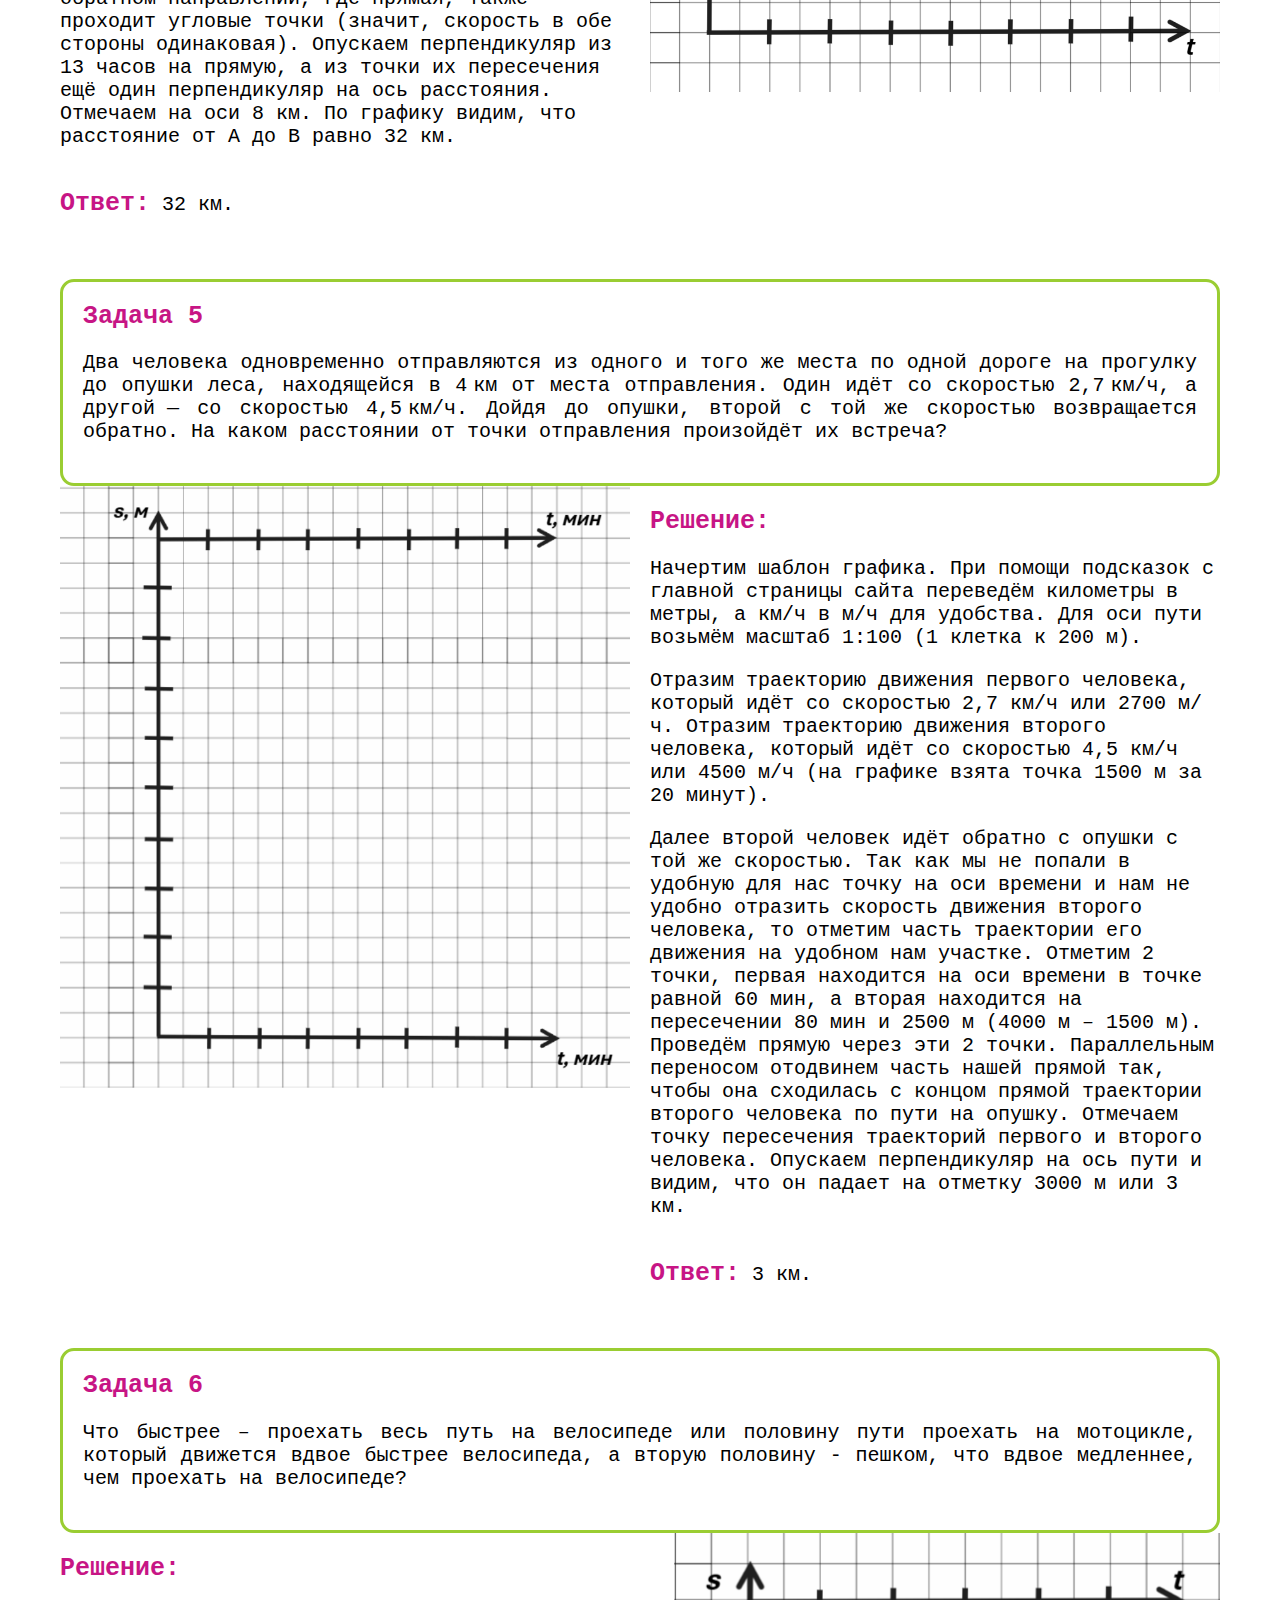
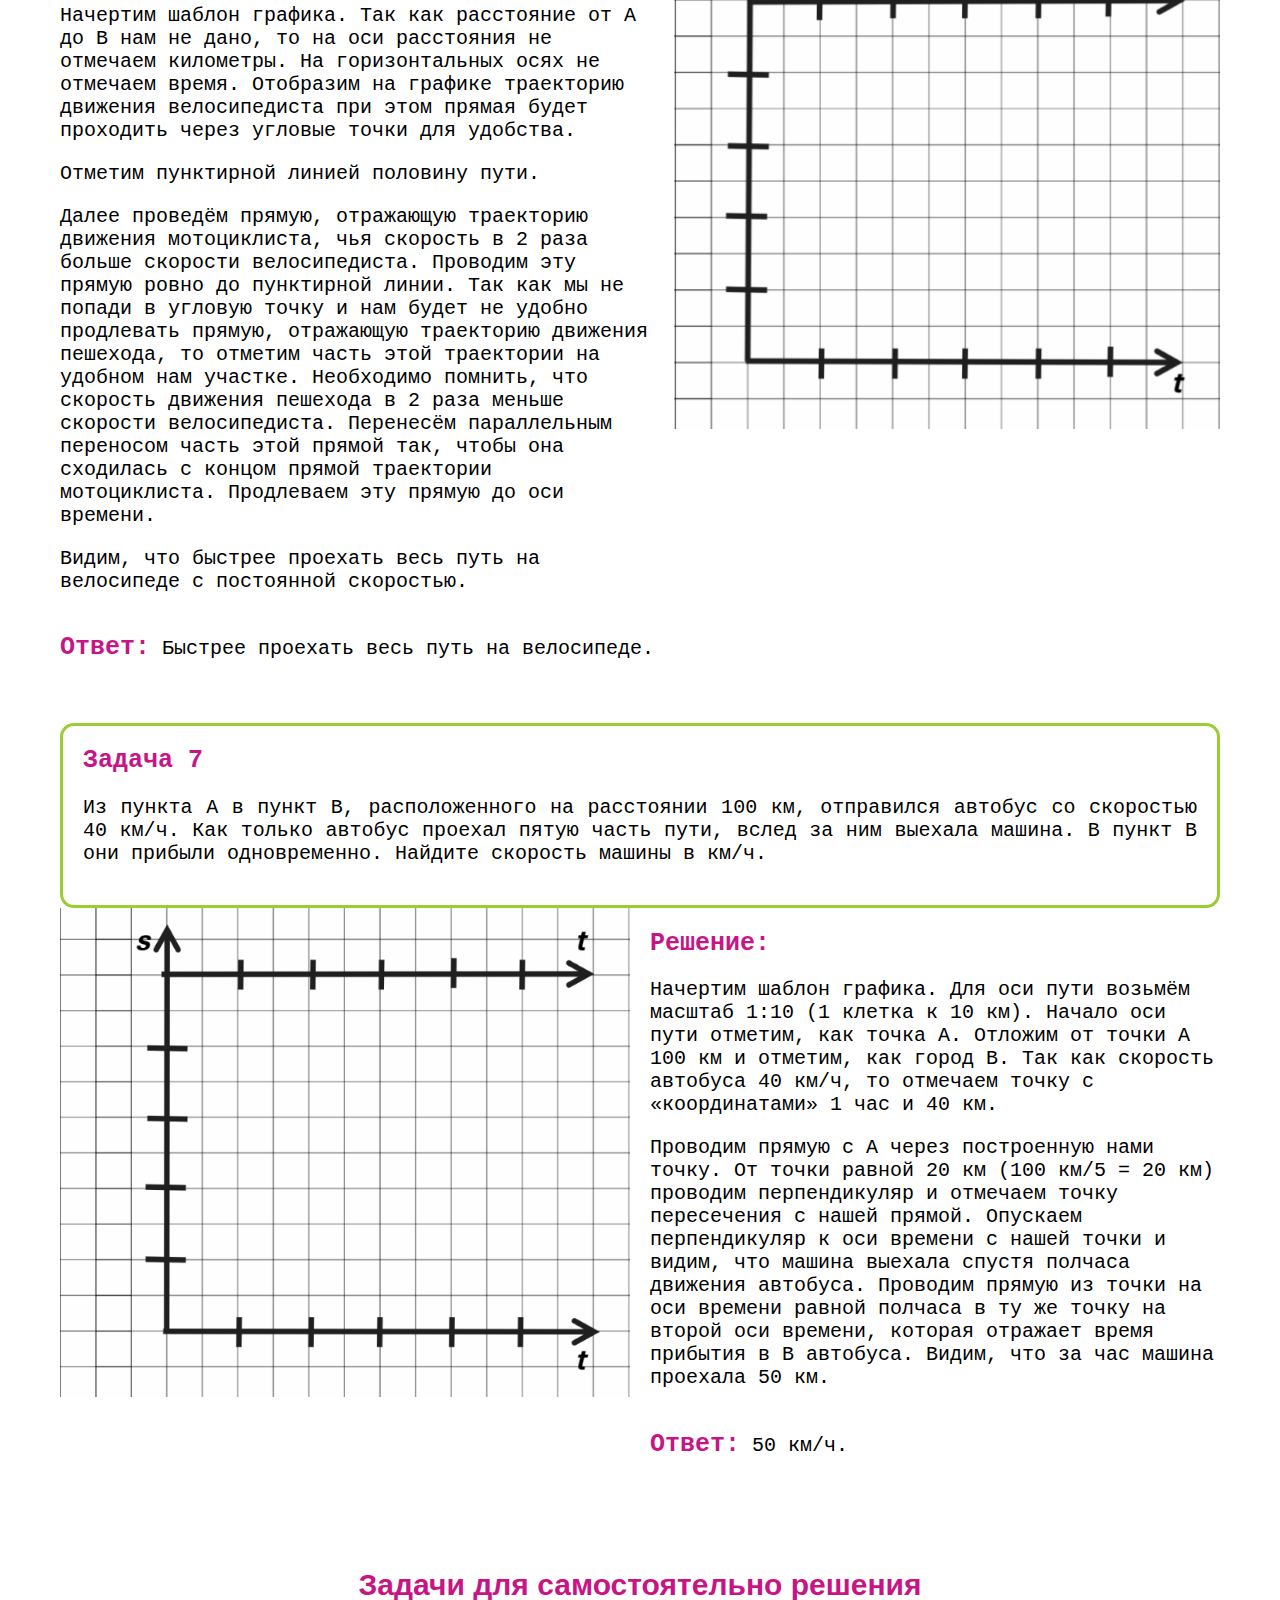
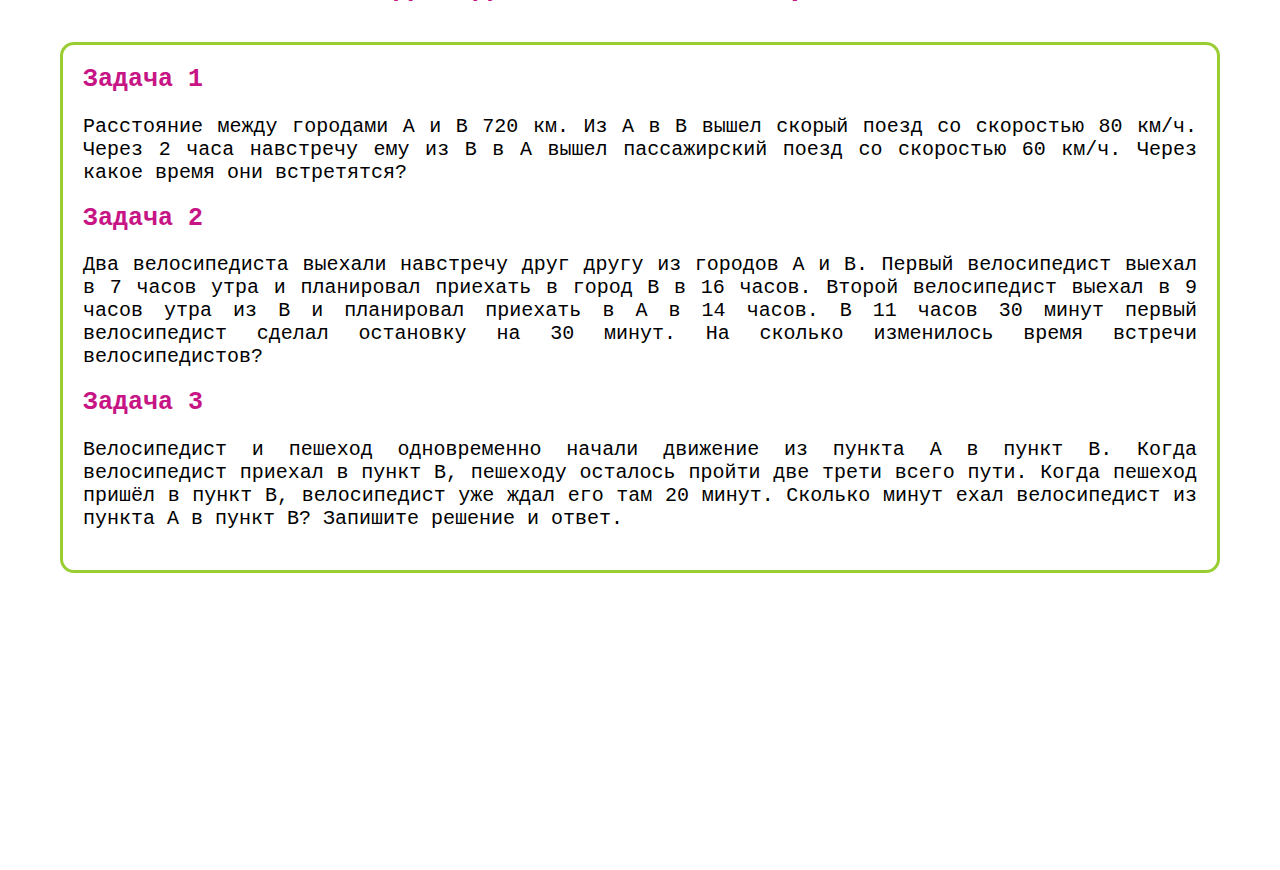
<file: Задачи на движения.html>
<!DOCTYPE html>
<html lang="ru">
<head>
    <meta charset="UTF-8">
    <title>Задачи на движение</title>
    <link rel="stylesheet" href="css.css">
</head>
<body>

<div class="header-image">
    <img src="./доп%20изоражения/фон.jpg">
</div>

<div class="button-container">
    <a href="./index.html" class="button">Главная страница</a>
    <a href="./Задачи на смеси и сплавы.html" class="button">Задачи на смеси и сплавы</a>
    <a href="./index.html" class="button">Задачи на совместную работу</a>
</div>

<div class="section-header">
    <h1>Задачи на движение</h1>
</div>
<div class="plain-text-block">
    <p>Мы знаем, что чтобы найти путь, пройденный телом, необходимо его скорость умножить на время движения: <b>S=v*t.</b></p>
    <p>Обратим внимание на то, что формула пути является прямой пропорциональностью, так как при увеличении скорости или времени, будет увеличиваться и путь (и наоборот). Именно этот вывод позволяет нам решать задачи на движение графическим методом с помощью построения графика прямой пропорциональности.</p>

</div>

<div class="section-header">
    <h2>Построение шаблона</h2>
</div>

<div class="image-text-wrapper">
    <div class="container">
        <div class="image-block">
            <img src="./доп%20изоражения/шаблон движение.PNG" alt="шаблон графика">
        </div>
        <div class="text-block">
            <p>1) Чертим координатную плоскость. Вертикальная ось- путь (S), горизонтальная- время.</p>
            <p>2) Если знаем пройденный путь, то откладываем этот путь на координатной оси.</p>
            <p>3) Параллельным переносом, дублируем ось времени, которая исходит из точки, отложенной на оси пути (пункт 2).</p>
            <p>4) Если у нас в условиях задачи прописано конкретное время (Например, пешеход вышел в 13:00), тогда на осях времени прописываем конкретное время. Если в задаче это не указано, то условно считаем, что начинаем движение в 00:00 и откладываем на осях времени отметки с равным интервалом.</p>
        </div>
    </div>
</div>






<div class="section-header">
    <h2>Задачи уровня А</h2>
</div>


<div class="text-block-full">
    <div class="text-block-inner">
        <h2>Задача 1</h2>
        <p>Из двух городов, расстояние между которыми равно 200 км, навстречу друг другу одновременно выехали два автомобиля. Через сколько часов автомобили встретятся, если их скорости равны 40 км/ч и 60 км/ч?</p>
    </div>
</div>
<div class="image-text-wrapper">
    <div class="container">
        <div class="text-block">
            <h2>Решение:</h2>
            <p> Начертим шаблон графика. Для оси пути возьмём масштаб 1:20 (1 клетка к 20 км).</p>
            <p> 1)	Первый автомобиль ехал со скоростью 40 км/ч, значит на координатной плоскости отмечаем точку с «координатами» 1 час и 40 км. Проводим прямую из начала координат, проходящую через отмеченную нами точку.</p>
            <p> 2)	Второй автомобиль ехал со скоростью 60 км/ч навстречу первому автомобилю, значит на координатной плоскости отмечаем точку с «координатами» 1 час и 140 км (200 км-60 км = 140 км). Проводим прямую через точки с «координатами»: 0 часов и 200 км, 1 час и 140 км.</p>
            <p> Находим точку пересечения прямых. Эта точка и отображает время встречи автомобилистов и их расстояние от городов. Так как нам необходимо узнать время, через которое они встретятся, то опускаем перпендикуляр на оси времени и видим, что он падает на отметку 2 часа. Значит, они встретились через 2 часа.</p>
            <div style="white-space: nowrap;">
                <h2 style="display: inline-block;">Ответ:</h2>
                <p style="display: inline-block;">2 часа.</p>
            </div>
        </div>
        <div class="image-block">
            <img src="./gif/1A.gif" alt="Описание картинки1">
        </div>
    </div>
</div>

<div class="text-block-full">
    <div class="text-block-inner">
        <h2>Задача 2</h2>
        <p>Расстояние между городами составляет 600 км. Одновременно из обоих городов навстречу друг другу выезжают два поезда, один со скоростью 80 км/ч, а другой - 70 км/ч. Определите время через которое они встретились и расстояние, которое проехал каждый поезд.</p>
    </div>
</div>
<div class="image-text-wrapper">
    <div class="container">
        <div class="image-block">
            <img src="./gif/2A.gif" alt="Описание картинки2">
        </div>
        <div class="text-block">
            <h2>Решение:</h2>
            <p>Начертим шаблон графика. Для оси пути возьмём масштаб 1:40 (1 клетка к 40 км).</p>
            <p>1) Первый поезд ехал со скоростью 80 км/ч, значит на координатной плоскости отмечаем точку с «координатами» 1 час и 80 км. Проводим прямую из начала координатной прямой, проходящую через отмеченную нами точку. </p>
            <p>2) Второй поезд ехал со скоростью 70 км/ч навстречу первому поезду. Заметим, что нам необходимо найти «удобную» точку, чтобы провести прямую, отображающую скорость поезда. Это точка с «координатами» 4 часа и 320 км (за 4 часа поезд проедет 280 км. 600 км-280 км=320 км). Проводим прямую, проходящую через точки: 0 ч и 600 км; 4 ч и 320 км.</p>
            <p>Находим точку пересечения прямых. Эта точка и отображает время встречи поездов и их расстояние от городов. По графику видим, что эта точка с «координатами» 4 часа и 320 км. Значит, первый поезд проехал 320 км, а второй – 280 км. </p>
            <div style="white-space: nowrap;">
                <h2 style="display: inline-block;">Ответ:</h2>
                <p style="display: inline-block;">4 часа; 320 км и 280 км.</p>
            </div>
        </div>
    </div>
</div>


<div class="text-block-full">
    <div class="text-block-inner">
        <h2>Задача 3</h2>
        <p>Расстояние между городами A и B равно 435 км. Из города A в город B со скоростью 60 км/ч выехал первый автомобиль, а через час после этого навстречу ему из города B выехал со скоростью 65 км/ч второй автомобиль. На каком расстоянии от города A автомобили встретятся? Ответ дайте в километрах.</p>
    </div>
</div>
<div class="image-text-wrapper">
    <div class="container">
        <div class="text-block">
            <h2>Решение:</h2>
            <p> Начертим шаблон графика. Для оси пути возьмём масштаб 1:30 (1 клетка к 30 км). Начало оси пути отметим, как город А. Отложим от точки А 435 км и отметим, как город В.
                <br>Рассмотрим 2 автомобиля по отдельности:</p>
            <p> 1)  Первый автомобиль ехал со скоростью 60 км/ч из города А, значит на координатной плоскости отмечаем точку с «координатами» 1 час и 60 км. Проводим прямую из А, проходящую через отмеченную нами точку. </p>
            <p> 2)  Второй автомобиль ехал со скоростью 65 км/ч из города В и выехал
                на час позже. Значит, рассматриваем ось времени, которая выходит из
                точки В. Нам необходимо найти «удобную» точку, через которую мы можем провести прямую, которая будет начинаться с оси времени, с отметки, показывающей 1 час. Для нас «удобная» точка с «координатами» 4 часа и 240 км (за 3 часа автомобиль проедет 195 км. От расстояния, на котором находиться точка В, отнимем 195 км (435км-195км= 240 км) и увидим, что 240 км отмечены у нас на графике).Проводим прямую, проходящую через «координаты» :1 час, 435 км и 4 часа, 240 км. </p>
            <p> Находим точку пересечения прямых. Эта точка и отображает время встречи автомобилистов и их расстояние от городов. Так как нам необходимо узнать расстояние от города А на котором они встретятся, то опускаем перпендикуляр на ось пути и видим, что он падает на отметку 240 км. Значит, они встретились на расстоянии 240 км от города А. </p>
            <div style="white-space: nowrap;">
                <h2 style="display: inline-block;">Ответ:</h2>
                <p style="display: inline-block;">240 км.</p>
            </div>
        </div>
        <div class="image-block">
            <img src="./gif/3A.gif" alt="Описание картинки3">
        </div>
    </div>
</div>

<div class="text-block-full">
    <div class="text-block-inner">
        <h2>Задача 4</h2>
        <p>Расстояние между городами А и В 720 км. Из А в В вышел скорый поезд со скоростью 80 км/ч. Через 2 часа навстречу ему из В в А вышел пассажирский поезд со скоростью 60 км/ч. Через какое время они встретятся?</p>
    </div>
</div>
<div class="image-text-wrapper">
    <div class="container">
        <div class="image-block">
            <img src="./gif/4A.gif" alt="Описание картинки4">
        </div>
        <div class="text-block">
            <h2>Решение:</h2>
            <p>Начертим шаблон графика. Для оси пути возьмём масштаб 1:40 (1 клетка к 40 км). Начало оси пути отметим, как город А. Отложим от точки А 720 км и отметим, как город В. </p>
            <p>1) Скорый поезд ехал со скоростью 80 км/ч из города А, значит на координатной плоскости отмечаем точку с «координатами» 1 час и 80 км. Проводим прямую из А, проходящую через отмеченную нами точку. </p>
            <p>2) Пассажирский поезд ехал со скоростью 60 км/ч из города В и выехал на 2 часа позже. Значит, рассматриваем ось времени, которая выходит из точки В. Нам необходимо найти «удобную» точку, через которую мы можем провести прямую, которая будет начинаться с оси времени, с отметки, показывающей 2 часа. Для нас «удобная» точка с «координатами» 4 часа и 600 км (за 2 часа поезд проедет 120 км. От расстояния, на котором находиться точка В, отнимем 120 км (720км-120км= 600 км) и увидим, что 600 км мы видим на графике).</p>
            <p> Проводим прямую, проходящую через «координаты»: 2 часа, 720 км и 4 часа, 600 км.
                <br>Находим точку пересечения прямых. Эта точка и отображает время встречи поездов и их расстояние от городов. Так как нам необходимо узнать время, через которое они встретятся, то опускаем перпендикуляр на оси времени и видим, что он падает на отметку 6 часов. Значит, они встретились через 6 часов.
            </p>
            <div style="white-space: nowrap;">
                <h2 style="display: inline-block;">Ответ:</h2>
                <p style="display: inline-block;">6 часов.</p>
            </div>
        </div>
    </div>
</div>

<div class="text-block-full">
    <div class="text-block-inner">
        <h2>Задача 5</h2>
        <p>Собака гонится за лисой со скоростью 10 м/c, а лиса убегает от нее со скоростью 15 м/c. Сейчас между собакой и лисой 40 м. Каким станет расстояние между ними через 7 секунд?</p>
    </div>
</div>
<div class="image-text-wrapper">
    <div class="container">
        <div class="text-block">
            <h2>Решение:</h2>
            <p>Начертим шаблон графика. Для оси пути возьмём масштаб 1:10 (1 клетка к 10 м). Пусть начало пути собаки совпадает с началом оси пути, а лиса начнёт движение на расстоянии 40 м от неё. Отмечаем скорости животных. Опускаем перпендикуляр от оси времени из точки равной 7 секундам. Видим точки пересечения проведенного перпендикуляра и прямых, отображающих скорости движения собаки и лисы. Видим, что собака через 7 секунд будет на расстоянии 70 м от начала пути, а лиса на 145 м, значит расстояние между ними станет 75 м. </p>
            <div style="white-space: nowrap;">
                <h2 style="display: inline-block;">Ответ:</h2>
                <p style="display: inline-block;">75 м.</p>
            </div>
        </div>
        <div class="image-block">
            <img src="./gif/5A.gif" alt="Описание картинки5">
        </div>
    </div>
</div>





<div class="section-header">
    <h2><br><br>Задачи уровня B</h2>
</div>

<div class="text-block-full">
    <div class="text-block-inner">
        <h2>Задача 1</h2>
        <p>Из городов A и B, расстояние между которыми равно 420 км, навстречу друг другу одновременно выехали два автомобиля и встретились через 4 часа на расстоянии 220 км от города B. Найдите скорость автомобиля, выехавшего из города A. Ответ дайте в км/ч.</p>
    </div>
</div>
<div class="image-text-wrapper">
    <div class="container">
        <div class="image-block">
            <img src="./gif/1B.gif" alt="Описание картинки1">
        </div>
        <div class="text-block">
            <h2>Решение:</h2>
            <p>Начертим шаблон графика. Для оси пути возьмём масштаб 1:40 (1 клетка к 40 км). Начало оси пути отметим, как точка А. Отложим от точки А 420 км и отметим, как город В </p>
            <p> Нам сказано, что автомобили встретились через 4 часа на расстоянии 220 км от города В, значит, прямые, показывающие движение автомобилей, пересекаются в точке с «координатами» 4 часа и 200 км ( 420 км -220 км = 200 км). Отметим эту точку. </p>
            <p>Чтобы понять скорость движения автомобиля, выехавшего из города А, проведем прямую, проходящую через точку А и построенную нами точку. Видим, что наша прямая попадает в «удобную точку», с координатами 100 км и 2 часа . <br>Тогда скорость автомобиля, выехавшего из города А, равна: 100км/2 ч = 50 км/ч.</p>
            <div style="white-space: nowrap;">
                <h2 style="display: inline-block;">Ответ:</h2>
                <p style="display: inline-block;">50 км/ч.</p>
            </div>
        </div>
    </div>
</div>


<div class="text-block-full">
    <div class="text-block-inner">
        <h2>Задача 2</h2>
        <p>В 8 часов утра из пункта А в пункт В вышел путник, планируя прийти туда в 21 час. В 9 часов утра того же дня из пункта В вышел второй путник, планируя прийти в пункт А в 19 часов. В 11 часов первый путник сделал непредвиденную остановку на 2 часа и, увеличив скорость, пришел в пункт В, как и планировал, в 21 час. На сколько раньше встретились бы путники, если бы первый путник шел без остановок?</p>
    </div>
</div>
<div class="image-text-wrapper">
    <div class="container">
        <div class="text-block">
            <h2>Решение:</h2>
            <p> Начертим шаблон графика. Так как расстояние от А до В нам не дано, то на оси расстояния не отмечаем километры. На горизонтальных осях отметим время.</p>
            <p>Первый путник вышел в 8 часов и планировал прийти в 21 час, чертим отрезок, соединяющий эти точки (на рисунке этот отрезок отмечен пунктирной линией). Нам сказано, что первый путник в 11 часов сделал остановку на 2 часа, а дальше, увеличив скорость, пришёл в пункт В в 21 час, как и планировал. Отображаем это на графике. Строем движение второго путника. Видим 2 точки пересечения, где первая точка – точка пересечения с пунктирной линией, а вторая – с линией, отображающей фактическую траекторию первого путника. Опускаем перпендикуляры на ось времени и видим на сколько раньше встретились бы путники, если бы первый путник шел без остановок.</p>
            <div style="white-space: nowrap;">
                <h2 style="display: inline-block;">Ответ:</h2>
                <p style="display: inline-block;">Примерно на 40 мин.</p>
            </div>
        </div>
        <div class="image-block">
            <img src="./gif/2B.gif" alt="Описание картинки2">
        </div>
    </div>
</div>

<div class="text-block-full">
    <div class="text-block-inner">
        <h2>Задача 3</h2>
        <p>Велосипедист и пешеход одновременно начали движение из пункта А в пункт B. Когда велосипедист приехал в пункт B, пешеходу осталось пройти три четверти всего пути. Когда пешеход пришёл в пункт B, велосипедист уже ждал его там 45 минут. Сколько минут ехал велосипедист из пункта А в пункт B?</p>
    </div>
</div>
<div class="image-text-wrapper">
    <div class="container">
        <div class="image-block">
            <img src="./gif/3B.gif" alt="Описание картинки3">
        </div>
        <div class="text-block">
            <h2>Решение:</h2>
            <p>Начертим шаблон графика. Так как расстояние от А до В нам не дано, то на оси расстояния не отмечаем километры. На горизонтальных осях не отмечаем время. Отобразим на графике траекторию движения велосипедиста (на рисунке – розовая прямая). Опустим перпендикуляр от оси времени от точки, отображающей время прибытия велосипедиста. Нам сказано, что, когда велосипедист приехал в пункт B, пешеходу осталось пройти три четверти всего пути, то есть он прошёл четверть пути. Опускаем перпендикуляр от вертикальной оси от точки, отображающей четверть пути. Отобразим движение пешехода, проходя через точку пересечения двух перпендикуляров. Нам сказано, что велосипедист ждал пешехода в пункте В 45 минут, отметим это на графике. Видим, что 1 клетка на графике ровняется 7,5 минутам (45 минут делим на 6 клеток). Делаем вывод, что велосипедист ехал в пункт В 15 минут.</p>
            <div style="white-space: nowrap;">
                <h2 style="display: inline-block;">Ответ:</h2>
                <p style="display: inline-block;">15 минут.</p>
            </div>
        </div>
    </div>
</div>


<div class="text-block-full">
    <div class="text-block-inner">
        <h2>Задача 4</h2>
        <p>В 9:00 велосипедист выехал из пункта А в пункт B. Доехав до пункта B, он сделал остановку на полчаса, а в 11:30 выехал обратно с прежней скоростью. В 13:00 ему оставалось проехать 8 км до пункта А. Найдите расстояние между пунктами А и B.</p>
    </div>
</div>
<div class="image-text-wrapper">
    <div class="container">
        <div class="text-block">
            <h2>Решение:</h2>
            <p>Начертим шаблон графика. Так как расстояние от А до В нам не дано, то на оси расстояния не отмечаем километры. На горизонтальных осях отмечаем время. Отобразим на графике траекторию движения велосипедиста с 9 до 11, при этом прямая будет проходить через угловые точки для удобства. Отобразим и остановку в пункте В на полчаса. Отобразим движение велосипедиста в обратном направлении, где прямая, также проходит угловые точки (значит, скорость в обе стороны одинаковая). Опускаем перпендикуляр из 13 часов на прямую, а из точки их пересечения ещё один перпендикуляр на ось расстояния. Отмечаем на оси 8 км. По графику видим, что расстояние от А до В равно 32 км.</p>
            <div style="white-space: nowrap;">
                <h2 style="display: inline-block;">Ответ:</h2>
                <p style="display: inline-block;">32 км.</p>
            </div>
        </div>
        <div class="image-block">
            <img src="./gif/4B.gif" alt="Описание картинки2">
        </div>
    </div>
</div>

<div class="text-block-full">
    <div class="text-block-inner">
        <h2>Задача 5</h2>
        <p>Два человека одновременно отправляются из одного и того же места по одной дороге на прогулку до опушки леса, находящейся в 4 км от места отправления. Один идёт со скоростью 2,7 км/ч, а другой  — со скоростью 4,5 км/ч. Дойдя до опушки, второй с той же скоростью возвращается обратно. На каком расстоянии от точки отправления произойдёт их встреча?</p>
    </div>
</div>
<div class="image-text-wrapper">
    <div class="container">
        <div class="image-block">
            <img src="./gif/5B.gif" alt="Описание картинки5">
        </div>
        <div class="text-block">
            <h2>Решение:</h2>
            <p>Начертим шаблон графика. При помощи подсказок с главной страницы сайта переведём километры в метры, а км/ч в м/ч для удобства. Для оси пути возьмём масштаб 1:100 (1 клетка к 200 м). </p>
            <p>Отразим траекторию движения первого человека, который идёт со скоростью 2,7 км/ч или 2700 м/ч. Отразим траекторию движения второго человека, который идёт со скоростью 4,5 км/ч или 4500 м/ч (на графике взята точка 1500 м за 20 минут).</p>
            <p>Далее второй человек идёт обратно с опушки с той же скоростью. Так как мы не попали в удобную для нас точку на оси времени и нам не удобно отразить скорость движения второго человека, то отметим часть траектории его движения на удобном нам участке. Отметим 2 точки, первая находится на оси времени в точке равной 60 мин, а вторая находится на пересечении 80 мин и 2500 м (4000 м – 1500 м). Проведём прямую через эти 2 точки. Параллельным переносом отодвинем часть нашей прямой так, чтобы она сходилась с концом прямой траектории второго человека по пути на опушку. Отмечаем точку пересечения траекторий первого и второго человека. Опускаем перпендикуляр на ось пути и видим, что он падает на отметку 3000 м или 3 км.  </p>
            <div style="white-space: nowrap;">
                <h2 style="display: inline-block;">Ответ:</h2>
                <p style="display: inline-block;">3 км.</p>
            </div>
        </div>
    </div>
</div>

<div class="text-block-full">
    <div class="text-block-inner">
        <h2>Задача 6</h2>
        <p>Что быстрее – проехать весь путь на велосипеде или половину пути проехать на мотоцикле, который движется вдвое быстрее велосипеда, а вторую половину - пешком, что вдвое медленнее, чем проехать на велосипеде?</p>
    </div>
</div>
<div class="image-text-wrapper">
    <div class="container">
        <div class="text-block">
            <h2>Решение:</h2>
            <p>Начертим шаблон графика. Так как расстояние от А до В нам не дано, то на оси расстояния не отмечаем километры. На горизонтальных осях не отмечаем время. Отобразим на графике траекторию движения велосипедиста при этом прямая будет проходить через угловые точки для удобства.</p>
            <p>Отметим пунктирной линией половину пути. </p>
            <p>Далее проведём прямую, отражающую траекторию движения мотоциклиста, чья скорость в 2 раза больше скорости велосипедиста. Проводим эту прямую ровно до пунктирной линии. Так как мы не попади в угловую точку и нам будет не удобно продлевать прямую, отражающую траекторию движения пешехода, то отметим часть этой траектории на удобном нам участке. Необходимо помнить, что скорость движения пешехода в 2 раза меньше скорости велосипедиста. Перенесём параллельным переносом часть этой прямой так, чтобы она сходилась с концом прямой траектории мотоциклиста. Продлеваем эту прямую до оси времени. </p>
            <p>Видим, что быстрее проехать весь путь на велосипеде с постоянной скоростью.</p>
            <div style="white-space: nowrap;">
                <h2 style="display: inline-block;">Ответ:</h2>
                <p style="display: inline-block;">Быстрее проехать весь путь на велосипеде.</p>
            </div>
        </div>
        <div class="image-block">
            <img src="./gif/6B.gif" alt="Описание картинки6">
        </div>
    </div>
</div>

<div class="text-block-full">
    <div class="text-block-inner">
        <h2>Задача 7</h2>
        <p>Из пункта А в пункт В, расположенного на расстоянии 100 км, отправился автобус со скоростью 40 км/ч. Как только автобус проехал пятую часть пути, вслед за ним выехала машина. В пункт В они прибыли одновременно. Найдите скорость машины в км/ч.</p>
    </div>
</div>
<div class="image-text-wrapper">
    <div class="container">
        <div class="image-block">
            <img src="./gif/7B.gif" alt="Описание картинки7">
        </div>
        <div class="text-block">
            <h2>Решение:</h2>
            <p>Начертим шаблон графика. Для оси пути возьмём масштаб 1:10 (1 клетка к 10 км). Начало оси пути отметим, как точка А. Отложим от точки А 100 км и отметим, как город В. Так как скорость автобуса 40 км/ч, то отмечаем точку с «координатами»	1 час и 40 км.  </p>
            <p>Проводим прямую с А через построенную нами точку. От точки равной 20 км (100 км/5 = 20 км) проводим перпендикуляр и отмечаем точку пересечения с нашей прямой. Опускаем перпендикуляр к оси времени с нашей точки и видим, что машина выехала спустя полчаса движения автобуса. Проводим прямую из точки на оси времени равной полчаса в ту же точку на второй оси времени, которая отражает время прибытия в В автобуса. Видим, что за час машина проехала 50 км.</p>
            <div style="white-space: nowrap;">
                <h2 style="display: inline-block;">Ответ:</h2>
                <p style="display: inline-block;">50 км/ч.</p>
            </div>
        </div>
    </div>
</div>

<div class="section-header">
    <h2><br><br>Задачи для самостоятельно решения</h2>
</div>

<div class="text-block-full">
    <div class="text-block-inner">
        <h2>Задача 1</h2>
        <p>Расстояние между городами А и В 720 км. Из А в В вышел скорый поезд со скоростью 80 км/ч. Через 2 часа навстречу ему из В в А вышел пассажирский поезд со скоростью 60 км/ч. Через какое время они встретятся?</p>
        <h2>Задача 2</h2>
        <p>Два велосипедиста выехали навстречу друг другу из городов А и В. Первый велосипедист выехал в 7 часов утра и планировал приехать в город В в 16 часов. Второй велосипедист выехал в 9 часов утра из В и планировал приехать в А в 14 часов. В 11 часов 30 минут первый велосипедист сделал остановку на 30 минут. На сколько изменилось время встречи велосипедистов?</p>
        <h2>Задача 3</h2>
        <p>Велосипедист и пешеход одновременно начали движение из пункта А в пункт B. Когда велосипедист приехал в пункт B, пешеходу осталось пройти две трети всего пути. Когда пешеход пришёл в пункт B, велосипедист уже ждал его там 20 минут. Сколько минут ехал велосипедист из пункта А в пункт B? Запишите решение и ответ.</p>
    </div>
</div>


<button class="back-to-top" onclick="scrollToTop()">↑</button>
<script>
    // Функция плавной прокрутки вверх
    function scrollToTop() {
        window.scrollTo({
            top: 0,
            behavior: "smooth" // плавная прокрутка
        });
    }
</script>
</body>
</html>
</file>
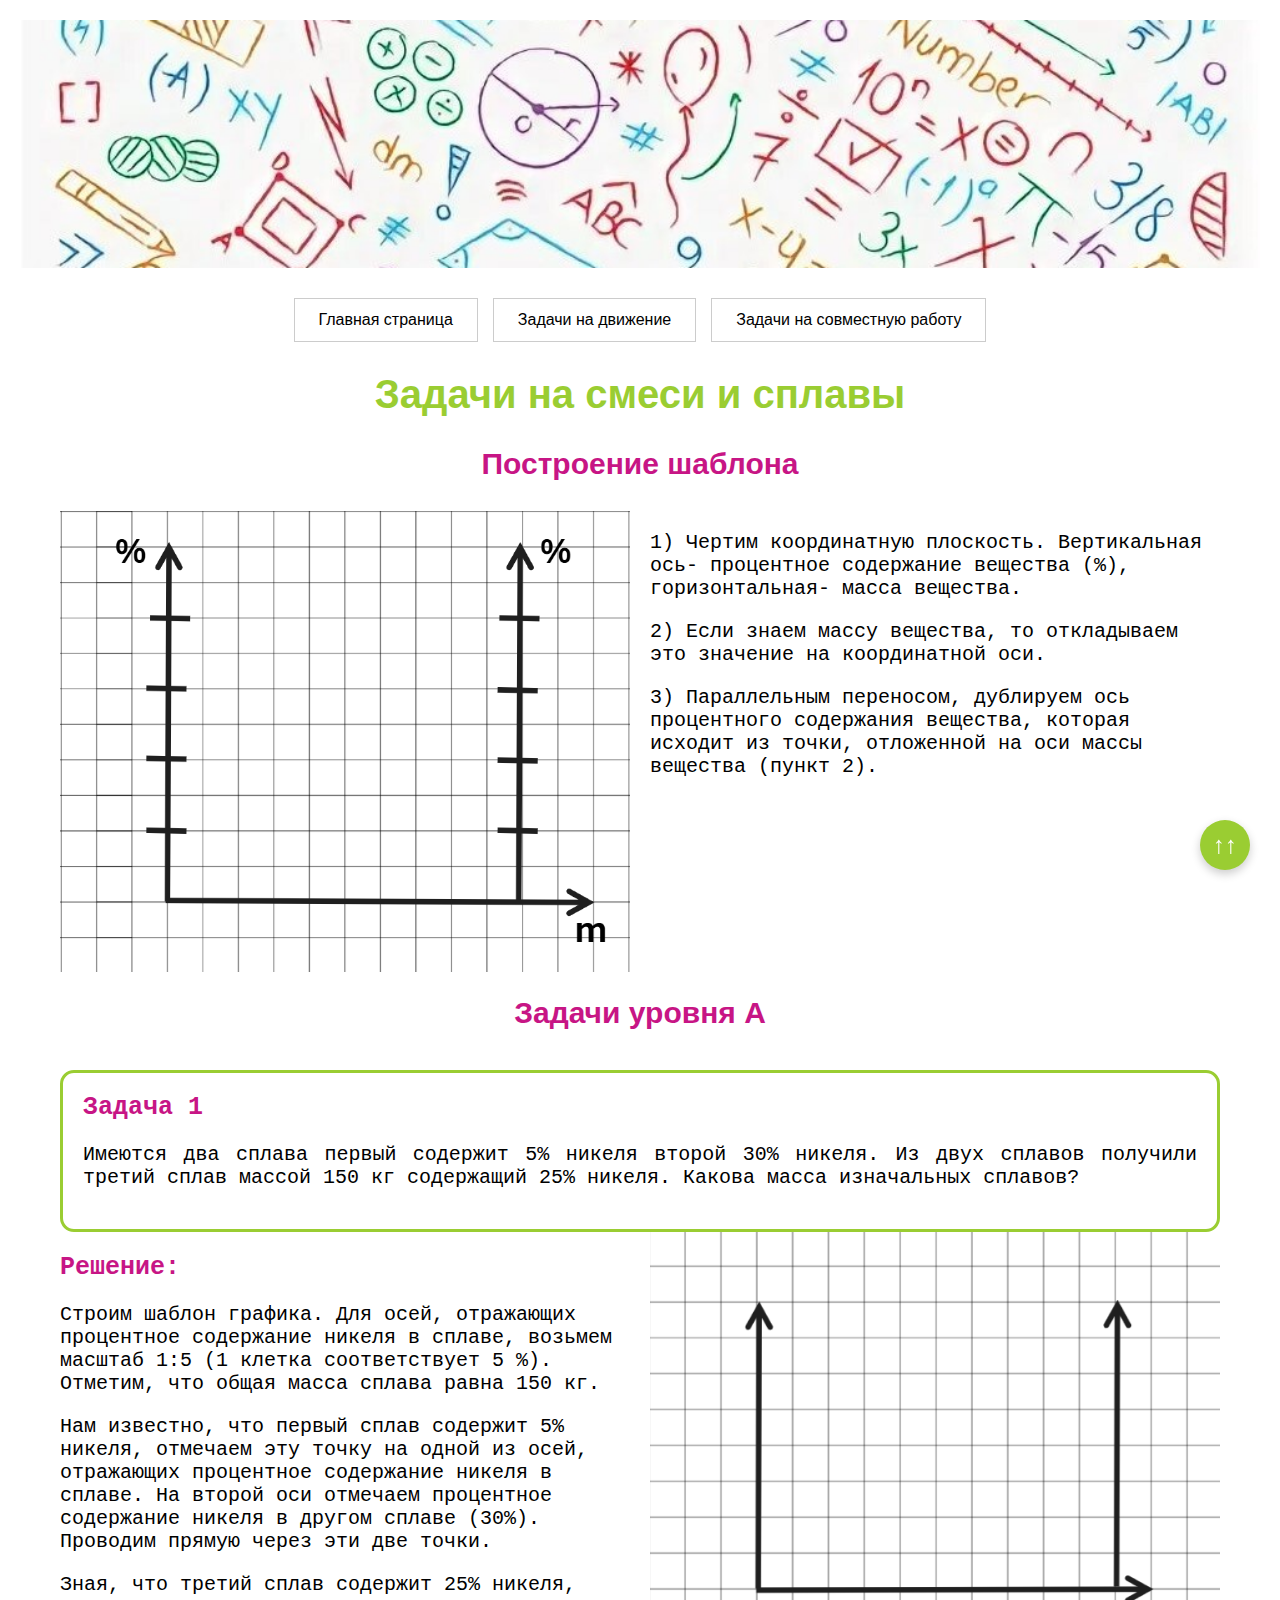
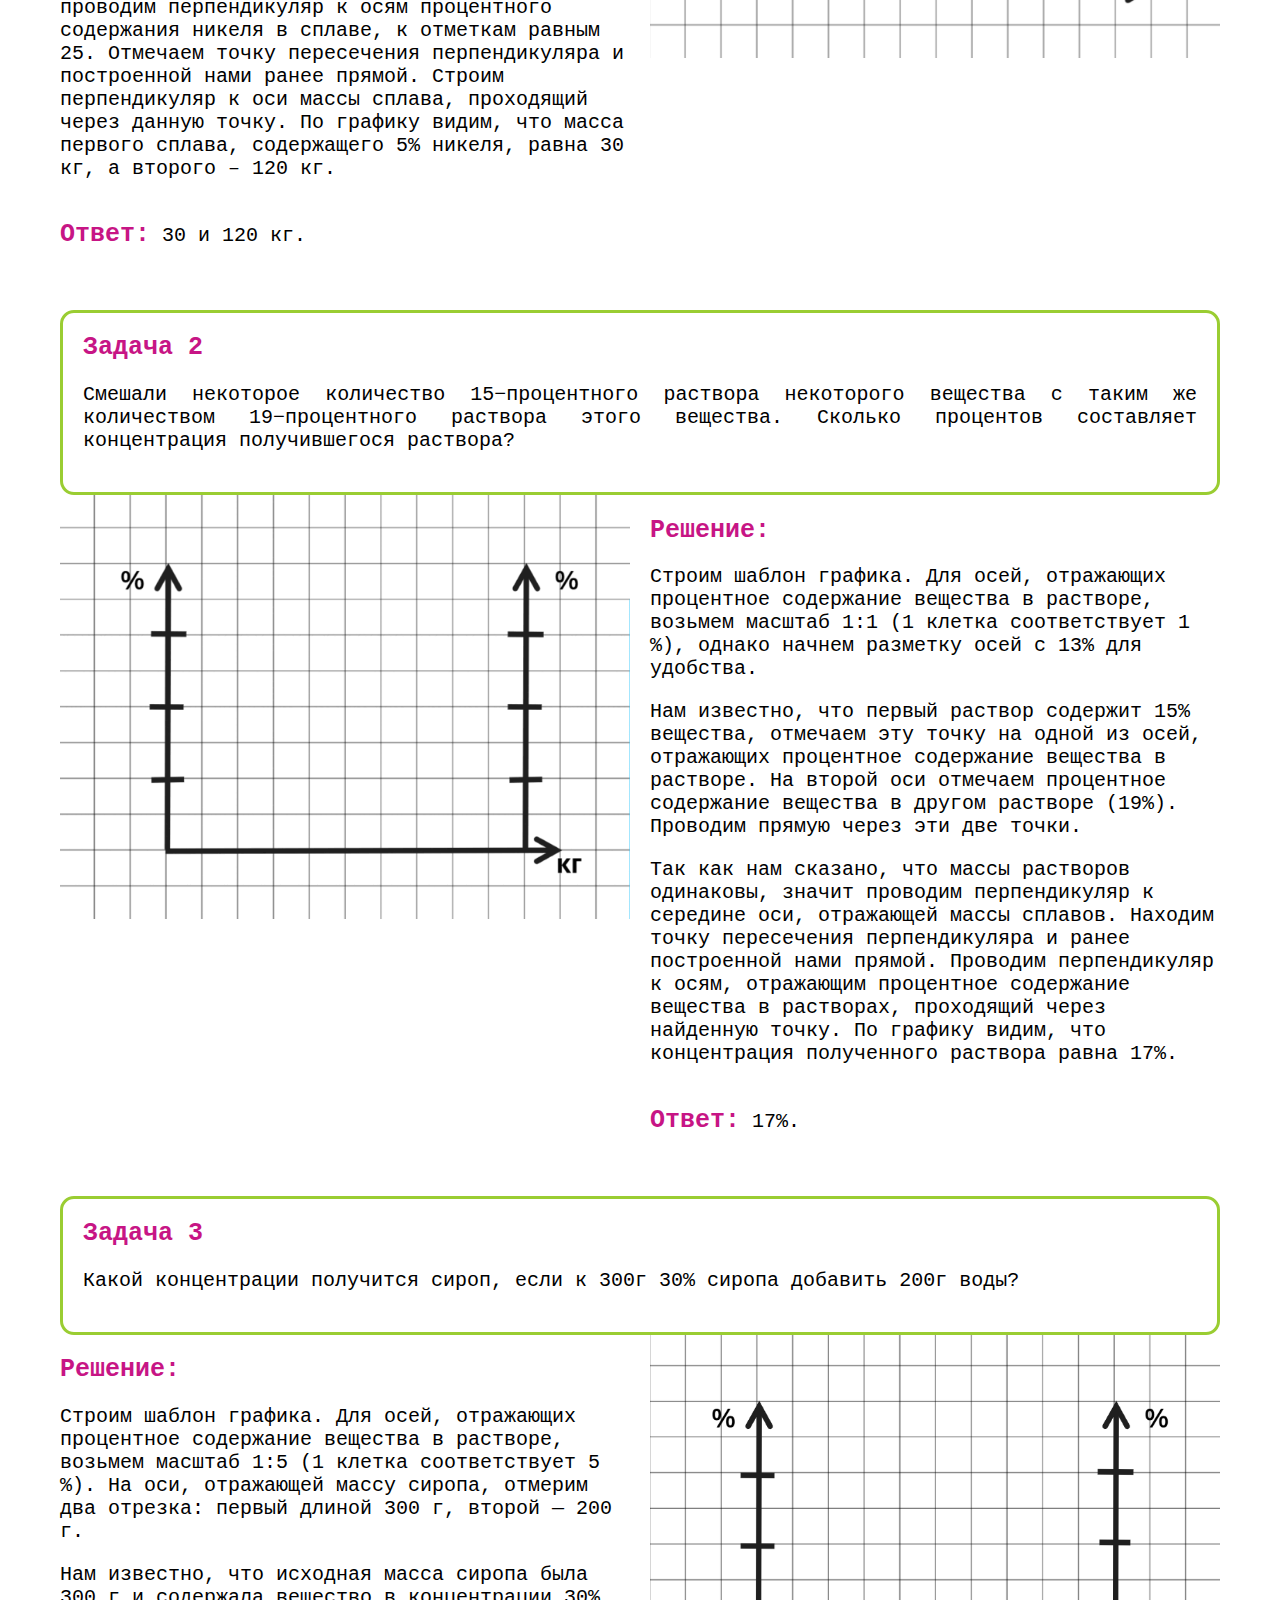
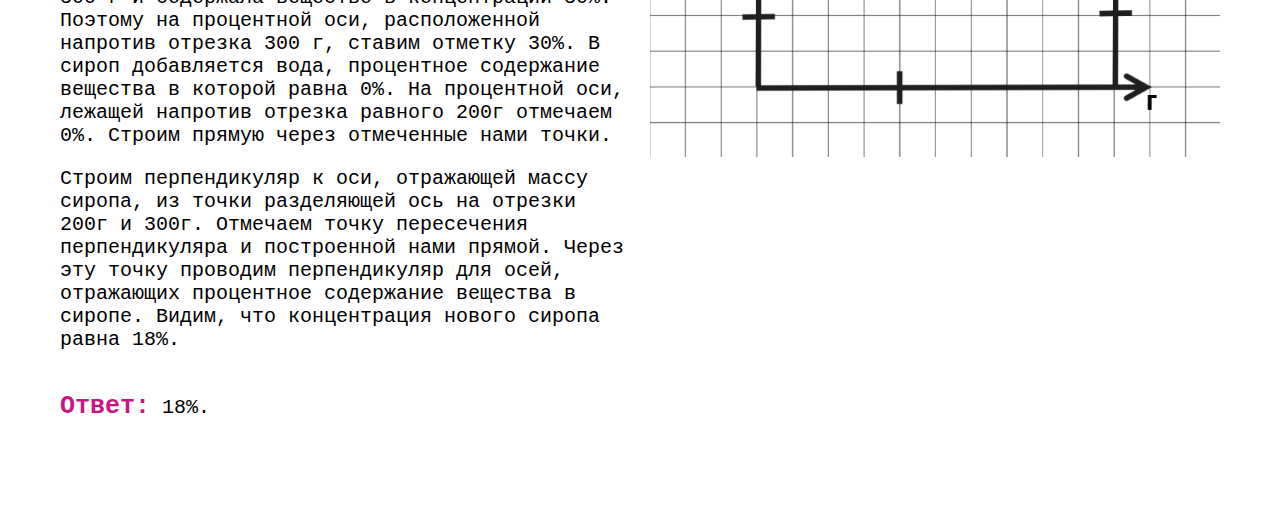
<file: Задачи на смеси и сплавы.html>
<!DOCTYPE html>
<html lang="ru">
<head>
    <meta charset="UTF-8">
    <title>Задачи на смеси и сплавы</title>
    <!-- Подключаем тот же CSS-файл -->
    <link rel="stylesheet" href="css.css">
</head>
<body>

    <!-- Шапка сайта (картинка) -->
    <div class="header-image">
        <!-- Замените путь к картинке на нужный -->
        <img src="./доп%20изоражения/фон.jpg" alt="Логотип или шапка сайта">
    </div>

    <!-- Блок кнопок (как в старом шаблоне) -->
    <div class="button-container">
        <a href="./index.html" class="button">Главная страница</a>
        <a href="./Задачи на движения.html" class="button">Задачи на движение</a>
        <a href="./index.html" class="button">Задачи на совместную работу</a>
    </div>

    <!-- Заголовок и подзаголовок -->
    <div class="section-header">
        <h1>Задачи на смеси и сплавы</h1>
    </div>


    <div class="section-header">
        <h2>Построение шаблона</h2>
    </div>

    <div class="image-text-wrapper">
        <div class="container">
            <div class="image-block">
                <img src="./доп%20изоражения/шаблон смеси.PNG" alt="шаблон графика">
            </div>
            <div class="text-block">
                <p>1) Чертим координатную плоскость. Вертикальная ось- процентное содержание вещества (%), горизонтальная- масса вещества.</p>
                <p>2) Если знаем массу вещества, то откладываем это значение на координатной оси.</p>
                <p>3) Параллельным переносом, дублируем ось процентного содержания вещества, которая исходит из точки, отложенной на оси массы вещества (пункт 2).</p>
            </div>
        </div>
    </div>


    <div class="section-header">
        <h2>Задачи уровня А</h2>
    </div>


    <div class="text-block-full">
        <div class="text-block-inner">
            <h2>Задача 1</h2>
            <p> Имеются два сплава первый содержит 5% никеля второй 30% никеля. Из двух сплавов получили третий сплав массой 150 кг содержащий 25% никеля. Какова масса изначальных сплавов?</p>
        </div>
    </div>
    <div class="image-text-wrapper">
        <div class="container">
            <div class="text-block">
                <h2>Решение:</h2>
                <p> Строим шаблон графика. Для осей, отражающих процентное содержание никеля в сплаве, возьмем масштаб 1:5 (1 клетка соответствует 5 %). Отметим, что общая масса сплава равна 150 кг.</p>
                <p>Нам известно, что первый сплав содержит 5% никеля, отмечаем эту точку на одной из осей, отражающих процентное содержание никеля в сплаве. На второй оси отмечаем процентное содержание никеля в другом сплаве (30%). Проводим прямую через эти две точки.</p>
                <p> Зная, что третий сплав содержит 25% никеля, проводим перпендикуляр к осям процентного содержания никеля в сплаве, к отметкам равным 25. Отмечаем точку пересечения перпендикуляра и построенной нами ранее прямой. Строим перпендикуляр к оси массы сплава, проходящий через данную точку. По графику видим, что масса первого сплава, содержащего 5% никеля, равна 30 кг, а второго – 120 кг.</p>
                <div style="white-space: nowrap;">
                    <h2 style="display: inline-block;">Ответ:</h2>
                    <p style="display: inline-block;">30 и 120 кг.</p>
                </div>
            </div>
            <div class="image-block">
                <img src="./gif/с1.gif" alt="Описание картинки1">
            </div>
        </div>
    </div>


    <div class="text-block-full">
        <div class="text-block-inner">
            <h2>Задача 2</h2>
            <p>Смешали некоторое количество 15−процентного раствора некоторого вещества с таким же количеством 19−процентного раствора этого вещества. Сколько процентов составляет концентрация получившегося раствора?</p>
        </div>
    </div>
    <div class="image-text-wrapper">
        <div class="container">
            <div class="image-block">
                <img src="./gif/с2.gif" alt="Описание картинки2">
            </div>
            <div class="text-block">
                <h2>Решение:</h2>
                <p>Строим шаблон графика. Для осей, отражающих процентное содержание вещества в растворе, возьмем масштаб 1:1 (1 клетка соответствует 1 %), однако начнем разметку осей с 13% для удобства.</p>
                <p>Нам известно, что первый раствор содержит 15% вещества, отмечаем эту точку на одной из осей, отражающих процентное содержание вещества в растворе. На второй оси отмечаем процентное содержание вещества в другом растворе (19%). Проводим прямую через эти две точки.</p>
                <p>Так как нам сказано, что массы растворов одинаковы, значит проводим перпендикуляр к середине оси, отражающей массы сплавов. Находим точку пересечения перпендикуляра и ранее построенной нами прямой. Проводим перпендикуляр к осям, отражающим процентное содержание вещества в растворах, проходящий через найденную точку. По графику видим, что концентрация полученного раствора равна 17%.</p>
                <div style="white-space: nowrap;">
                    <h2 style="display: inline-block;">Ответ:</h2>
                    <p style="display: inline-block;">17%.</p>
                </div>
            </div>
        </div>
    </div>


    <div class="text-block-full">
        <div class="text-block-inner">
            <h2>Задача 3</h2>
            <p>Какой концентрации получится сироп, если к 300г 30% сиропа добавить 200г воды?</p>
        </div>
    </div>
    <div class="image-text-wrapper">
        <div class="container">
            <div class="text-block">
                <h2>Решение:</h2>
                <p> Строим шаблон графика. Для осей, отражающих процентное содержание вещества в растворе, возьмем масштаб 1:5 (1 клетка соответствует 5 %). На оси, отражающей массу сиропа, отмерим два отрезка: первый длиной 300 г, второй — 200 г.</p>
                <p> Нам известно, что исходная масса сиропа была 300 г и содержала вещество в концентрации 30%. Поэтому на процентной оси, расположенной напротив отрезка 300 г, ставим отметку 30%. В сироп добавляется вода, процентное содержание вещества в которой равна 0%. На процентной оси, лежащей напротив отрезка равного 200г отмечаем 0%. Строим прямую через отмеченные нами точки. </p>
                <p> Строим перпендикуляр к оси, отражающей массу сиропа, из точки разделяющей ось на отрезки 200г и 300г. Отмечаем точку пересечения перпендикуляра и построенной нами прямой. Через эту точку проводим перпендикуляр для осей, отражающих процентное содержание вещества в сиропе. Видим, что концентрация нового сиропа равна 18%.</p>
                <div style="white-space: nowrap;">
                    <h2 style="display: inline-block;">Ответ:</h2>
                    <p style="display: inline-block;">18%.</p>
                </div>
            </div>
            <div class="image-block">
                <img src="./gif/с3.gif" alt="Описание картинки3">
            </div>
        </div>
    </div>


    <button class="back-to-top" onclick="scrollToTop()">↑</button>
    <script>
        // Функция плавной прокрутки вверх
        function scrollToTop() {
            window.scrollTo({
                top: 0,
                behavior: "smooth" // плавная прокрутка
            });
        }
    </script>
</body>
</html>
</file>
<file: Css.css>
body {
    font-family: Arial, sans-serif;
    background-color: #ffffff;
    color: #333;
}
.main-box {
    width: 800px;
    height: 10000px;
    margin-left: 300px;
   /* margin-top: 150px;*/
   
    background-color: #ffffff;
    padding: 15px;
}
.headBox {
    height: 200px;
    background-color: #ffffff;
    padding: 15px;
}
.colorText{
    color: #9ACD32;
    font-family: Georgia, monospace;
    font-size: 20px;
}

.lineWithItalics {
    border-left: 2px solid #ccc; /* Параметры линии */
    margin-left: 20px; /* Отступ слева */
    padding-left: 10px; /* Расстояние от линии до текста */
    font-style: italic;
   }
.line {
    border-left: 2px solid #ccc; /* Параметры линии */
    margin-left: 20px; /* Отступ слева */
    padding-left: 10px; /* Расстояние от линии до текста */
    }
.gif-box{
    width: 700px;
    border: 10px;
}

.exmpl {
    overflow: hidden;
    display: flex;
    justify-content: center;
    align-items: center;
}

.exmpl img {
    height: auto;
    width: 100%;
}

mainText {
    color: black;
    font-family: Georgia, monospace;
    font-size: 20px;
}

.titleMainBox{
    color: #9ACD32;
    font-size: 40px;
    font-weight: bold;
    text-align: center;
    font-family: Georgia, monospace;
}

.boldText{
    color: #9ACD32;
    font-weight: bold;
    font-family: Georgia,  monospace;
    font-size: 25px;


}
</file>
<file: css.css>
body {
    margin: 0;
    padding: 20px;
    box-sizing: border-box;
    font-family: Arial, sans-serif;
    background-color: white;
}

.plain-text-block {
    max-width: 1200px;
    margin: 0 auto;
    padding: 0 20px;
    box-sizing: border-box;
    margin-top: 40px;
}

.plain-text-block p {
    margin: 0;
    font-family: Georgia; /* наследует шрифт от body */
    font-size: 20px;   /* наследует размер шрифта от body */
    color: inherit;       /* наследует цвет текста от body */
    line-height: 1.6;
}

.header-image {
    width: 100%;
    margin-bottom: 30px;
}

.header-image img {
    width: 100%;
    height: auto;
    display: block;
}

.button-container {
    display: flex;
    gap: 15px;
    justify-content: center;
    margin-bottom: 30px;
}

.button {
    text-decoration: none; /* убирает подчёркивание */
    display: inline-block;
    background-color: white;
    border: 1px solid #ccc;
    padding: 12px 24px;
    font-size: 16px;
    color: black;
    cursor: pointer;
    transition: background-color 0.3s, color 0.3s;
    text-align: center;
}

.button:hover {
    background-color: #9ACD32;
    color: white;
}

.section-header {
    text-align: center;
    margin-bottom: 30px;
}

.section-header h1 {
    margin: 0 0 8px 0;
    font-size: 40px;
    color: #9ACD32;
}

.section-header h2 {
    margin: 20px 0 0 0;
    font-size: 30px;
    color: #C71585;
}

.image-text-wrapper {
    max-width: 1200px;
    margin: 0 auto;
    padding: 0 20px;
    box-sizing: border-box;
}

.container {
    display: flex;
    gap: 20px;
}

.image-block {
    flex: 1;
}

.image-block img {
    width: 100%;
    height: auto;
}

.text-block {
    flex: 1;
    font-family: Georgia, monospace;
    font-size: 20px;
}

.text-block h2{
    font-size: 25px;
    color: #C71585;
}

.text-block-full {
    max-width: 1200px;
    margin: 0 auto;
    padding: 0 20px;
    box-sizing: border-box;
    margin-top: 40px;
}

.text-block-inner {
    padding: 20px;
    background-color: white;
    border: 3px solid #9ACD32;
    border-radius: 14px;
    box-sizing: border-box;
}

.text-block-inner h2 {
    margin-top: 0;
    text-align: justify;
    color: #C71585;
    font-family: Georgia, monospace;
    font-size: 25px;
}

.text-block-inner p {
    text-align: justify;
    margin-top: 20px;
    color: black;
    font-family: Georgia, monospace;
    font-size: 20px;
}

.table-wrapper {
    max-width: 1200px;
    margin: 0 auto;
    padding: 0 20px;
    box-sizing: border-box;
    margin-top: 40px;
}

/* Стили для самой таблицы */
.pretty-table {
    width: 100%;
    border-collapse: collapse; /* убираем зазоры между ячейками */
    font-family: Arial, sans-serif;
    box-shadow: 0 4px 12px rgba(0,0,0,0.05); /* лёгкая тень */
}

/* Заголовки таблицы */
.pretty-table thead th {
    background-color: #9ACD32; /* зелёный фон заголовка */
    color: white;
    font-weight: bold;
    padding: 16px;
    text-align: left;
}

/* Чётные строки */
.pretty-table tbody tr:nth-child(even) {
    background-color: #f9f9f9;
}



/* Ячейки данных */
.pretty-table td {
    padding: 14px 16px;
    border-bottom: 1px solid #e0e0e0;
}

/* Последняя строка без нижней границы */
.pretty-table tbody tr:last-child td {
    border-bottom: none;
}

/* Кнопка "наверх" */
.back-to-top {
    position: fixed; /* фиксированное положение */
    bottom: 30px; /* отступ снизу */
    right: 30px; /* отступ справа */
    width: 50px; /* размер кнопки */
    height: 50px;
    background-color: #9ACD32; /* зелёный фон */
    color: white;
    border: none;
    border-radius: 50%; /* круглая кнопка */
    font-size: 24px;
    cursor: pointer;
    box-shadow: 0 4px 10px rgba(0,0,0,0.2); /* тень */
    transition: opacity 0.3s, transform 0.3s; /* плавные эффекты */
    z-index: 1000; /* поверх других элементов */
}

/* Эффект при наведении */
.back-to-top:hover {
    background-color: #7C9A32;
    transform: translateY(-5px);
}

/* Стрелка внутри кнопки */
.back-to-top::after {
    content: '↑';
}

@media (max-width: 768px) {
     .container {
        flex-direction: column;
        align-items: center;
        text-align: center;
        gap: 15px;
        padding: 0 20px;
        max-width: none;
        width: 100%;
        box-sizing: border-box;
     }

     .text-block {
         padding-left: 0;
         width: 100%;
         max-width: 500px;
         margin-top: 20px;
         box-sizing: border-box;
     }

     .image-block img {
         max-width: 100%;
         height: auto;
         border-radius: 8px;
         box-sizing: border-box;
     }

     .button-container {
         flex-direction: column;
         gap: 10px;
         width: 100%;
         max-width: 400px;
         margin-bottom: 25px;
         box-sizing: border-box;
     }

     .button {
         width: 100%;
         text-align: left;
         padding-left: 12px;
         justify-content: flex-start;
         box-sizing: border-box;
     }

     .section-header h1 {
         font-size: 24px;
     }

     .section-header h2 {
         font-size: 16px;
     }

     .pretty-table {
             font-size: 14px;
         }
         .pretty-table thead {
             display: none; /* скрываем заголовки на маленьких экранах */
         }
         .pretty-table tbody tr {
             display: block;
             margin-bottom: 15px;
             border: 1px solid #ddd;
             border-radius: 8px;
             padding: 12px;
             background-color: white;
         }
         .pretty-table td {
             display: block;
             text-align: right;
             padding-left: 40%; /* отступ для "заголовков" ячеек */
             position: relative;
             border-bottom: none;
         }
         .pretty-table td::before {
             content: attr(data-label); /* берём название столбца из data-label */
             position: absolute;
             left: 12px;
             top: 0;
             font-weight: bold;
             width: 35%;
             text-align: left;
             color: #555;
         }
     }
 }
</file>
